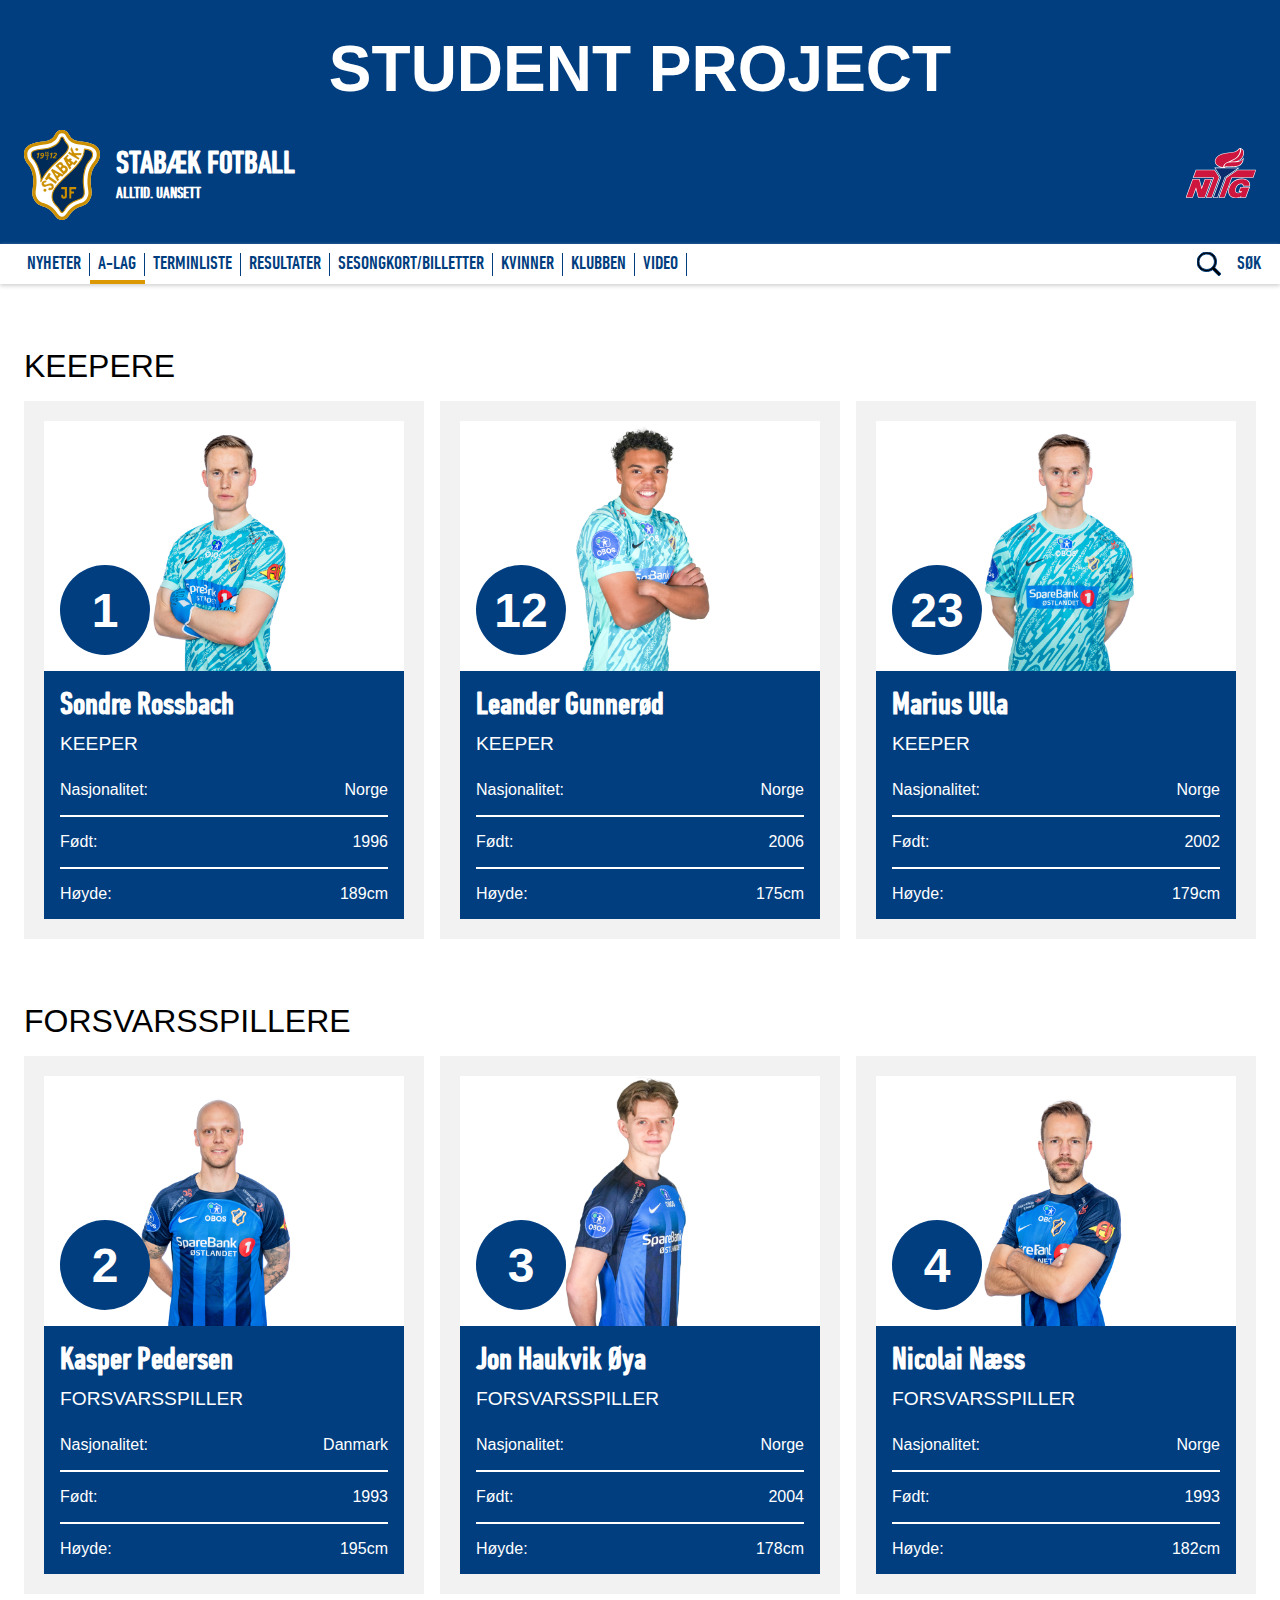
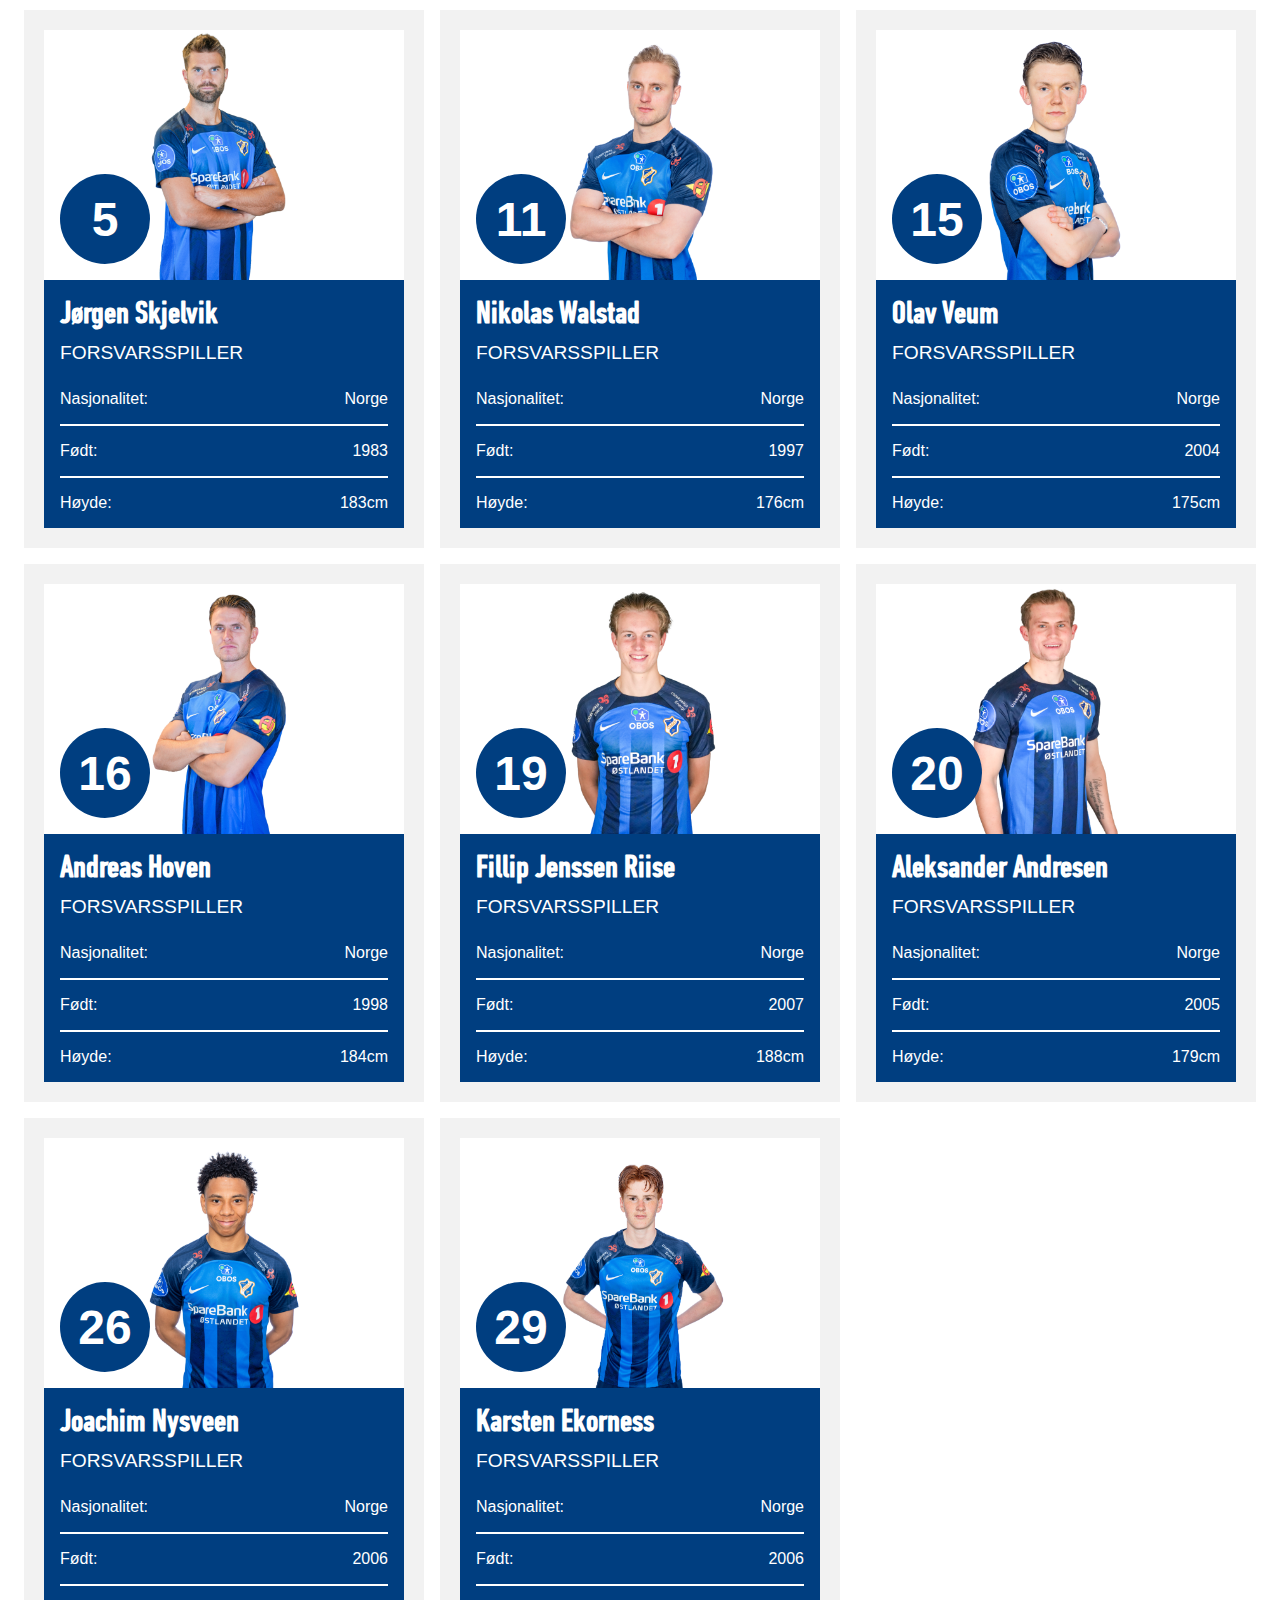
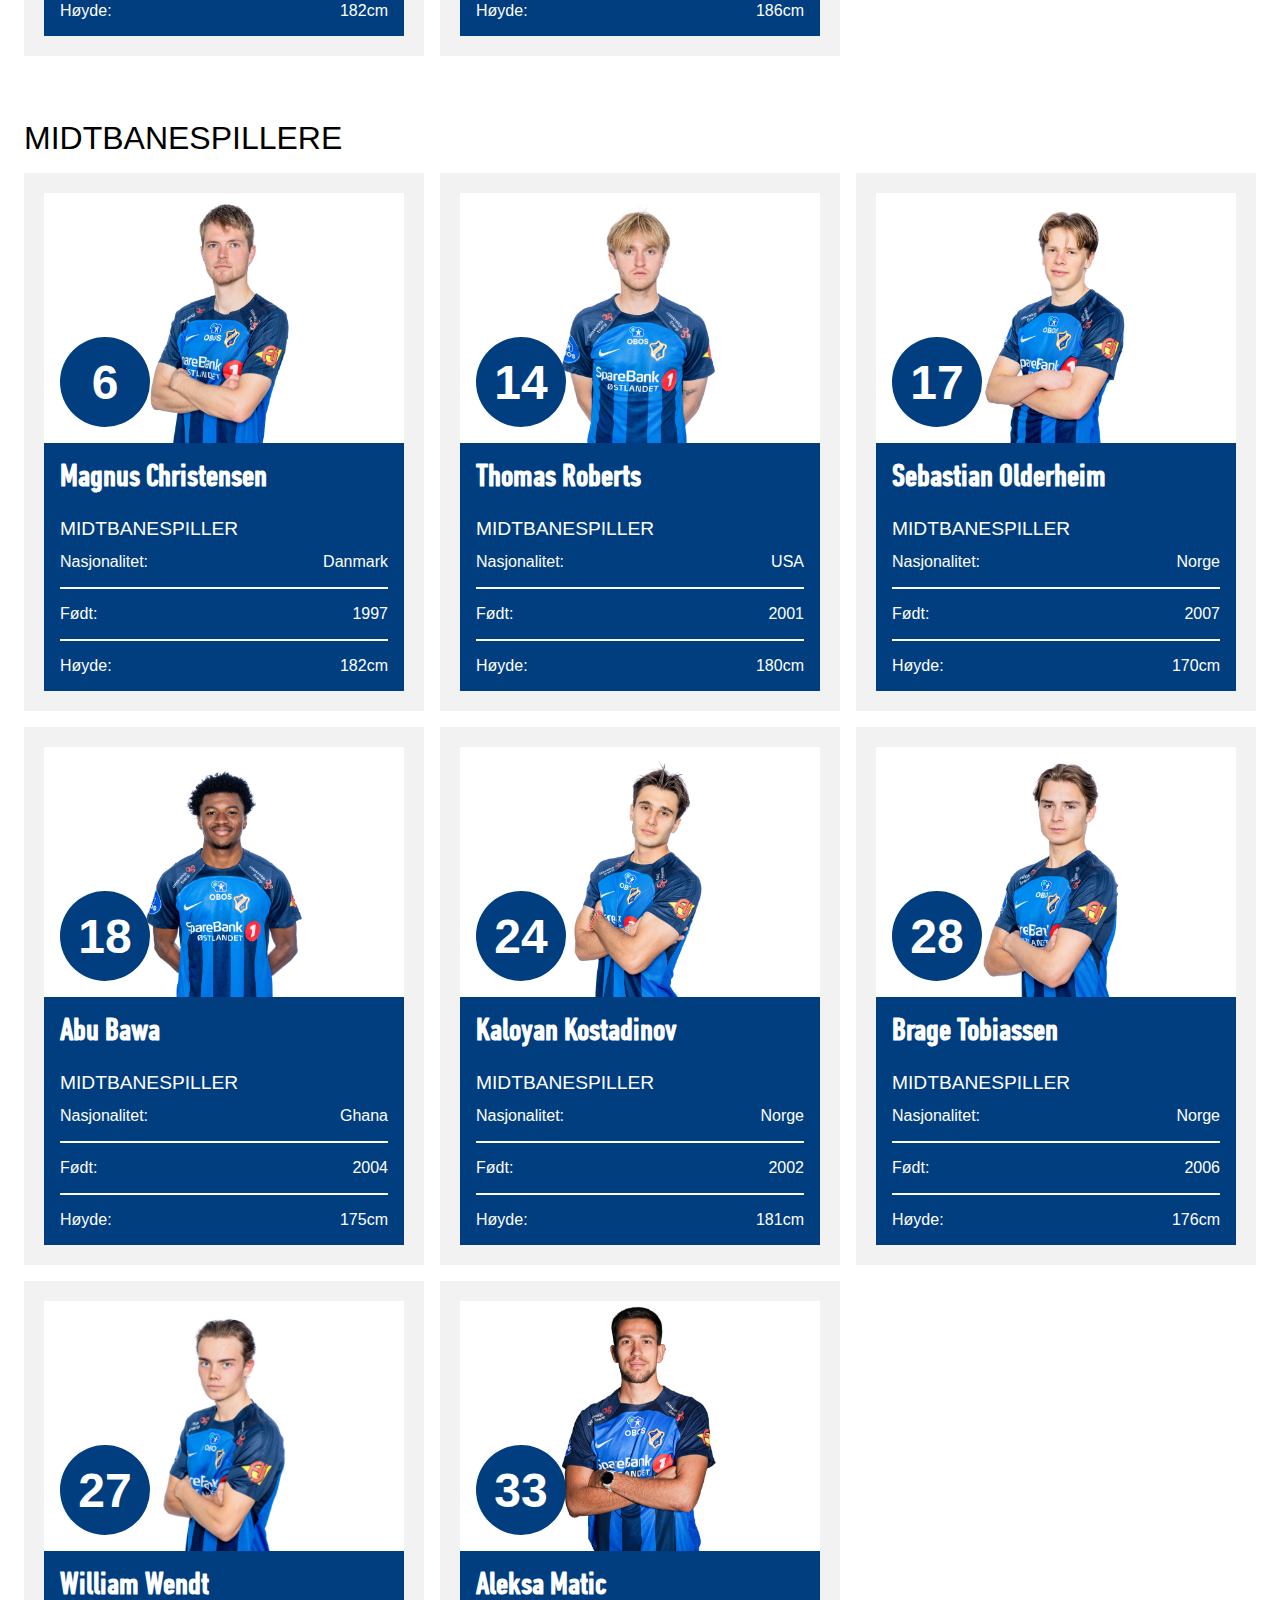
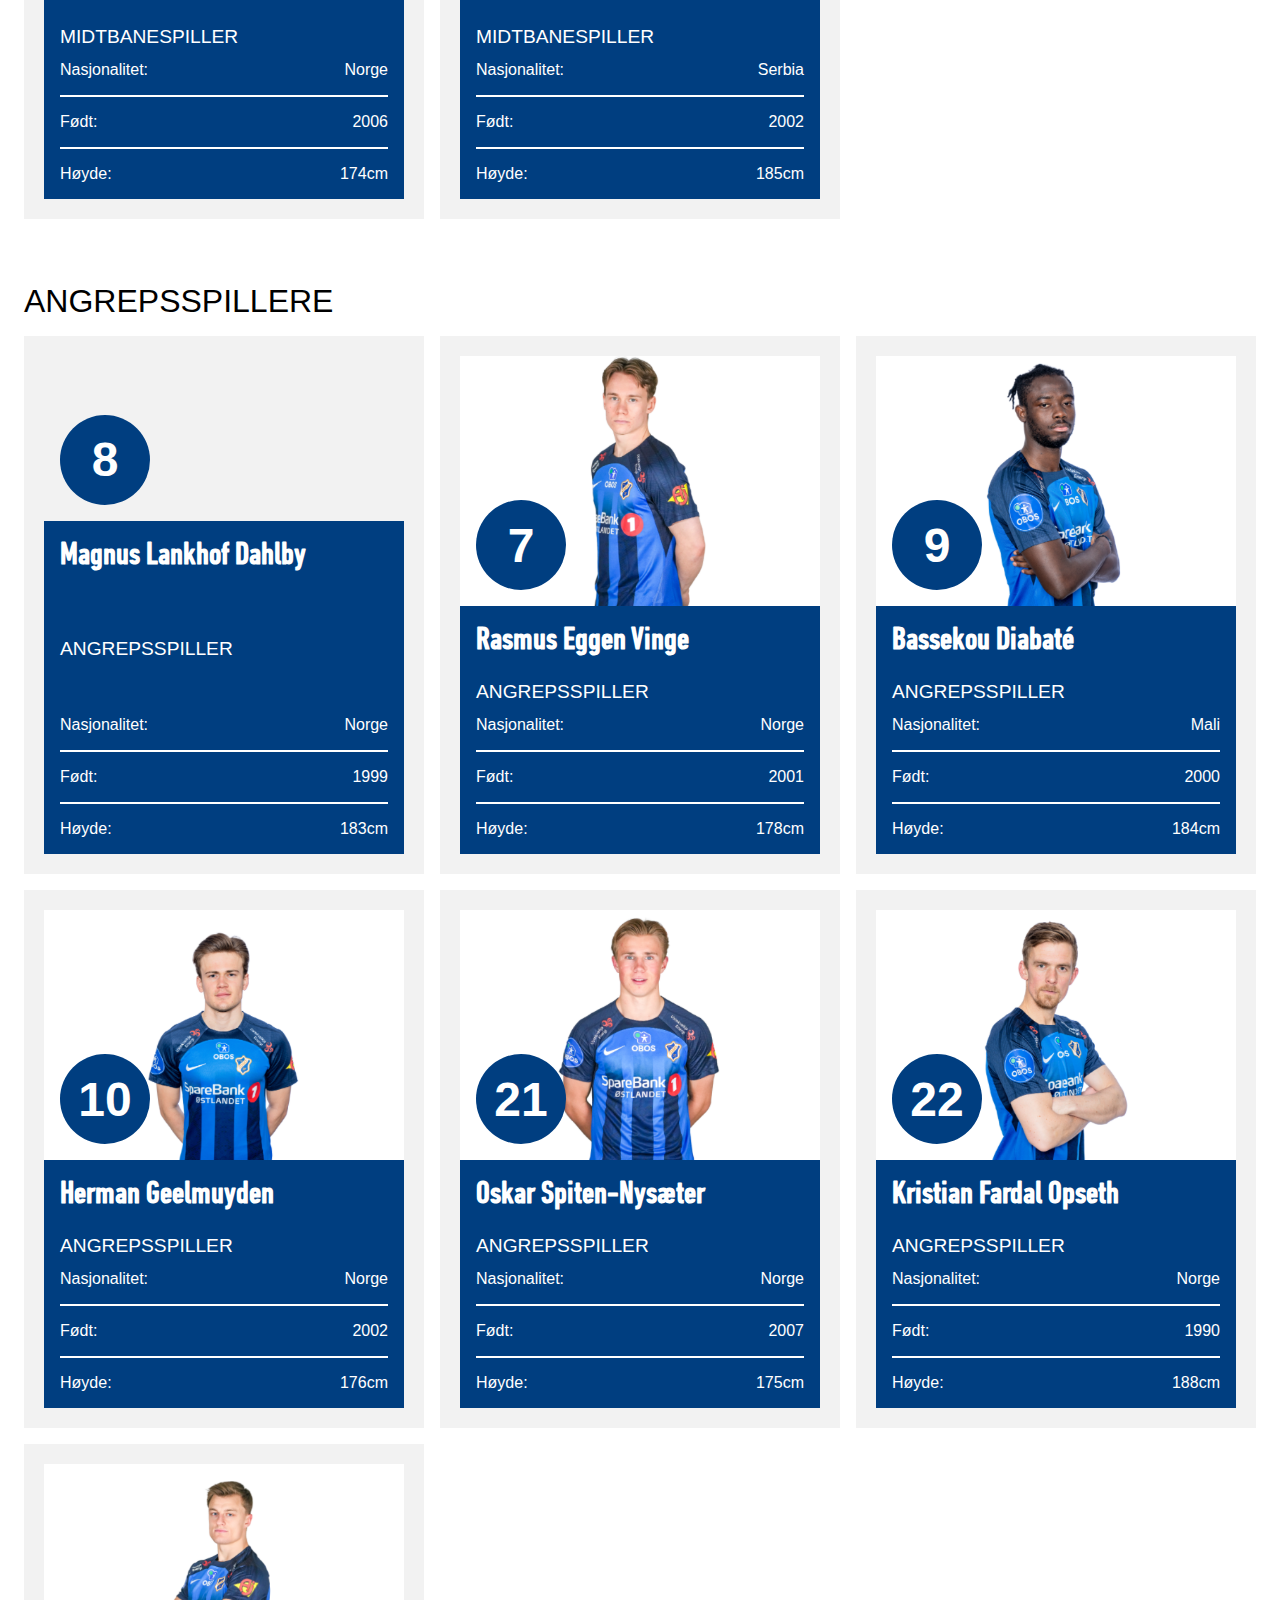
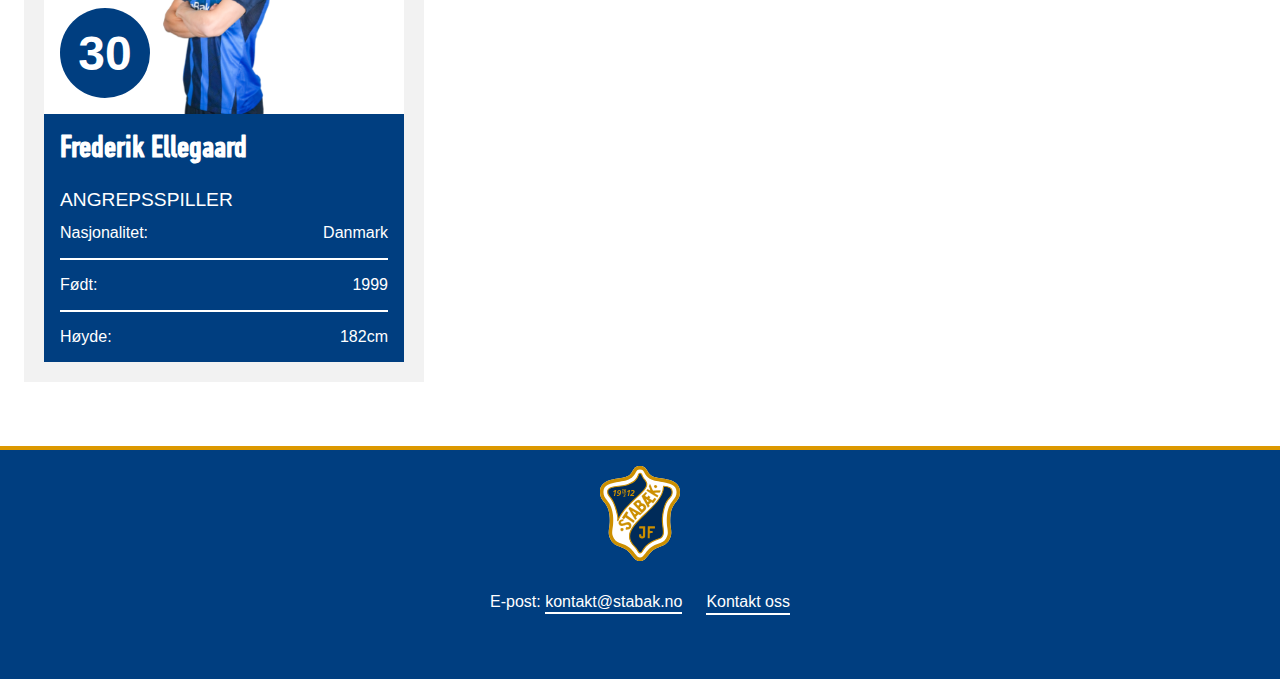
<file: src/index.html>
<!DOCTYPE html>
<html lang="en">

<head>
    <meta charset="UTF-8">
    <meta name="viewport" content="width=device-width, initial-scale=1.0">
    <title>Stabæk - Alltid, uansett</title>
    <link rel="stylesheet" href="./css/reset.css">
    <link rel="stylesheet" href="./css/variables.css">
    <link rel="stylesheet" href="./css/styles.css">
    <link rel="apple-touch-icon" sizes="180x180" href="./assets/icons/favicon/apple-touch-icon.png">
    <link rel="icon" type="image/png" sizes="32x32" href="./assets/icons/favicon/favicon-32x32.png">
    <link rel="icon" type="image/png" sizes="16x16" href="./assets/icons/favicon/favicon-16x16.png">
    <link rel="manifest" href="./assets/icons/favicon/site.webmanifest">
</head>

<body>
    <h1 class="student">STUDENT PROJECT</h1>

    <header class="header">
        <div class="banner">
            <div class="banner__logo-container">
                <img class="banner__logo" src="./assets/images/logo/Stabaek_IF_logo.svg" alt="stabæk logo">
                <div class="banner__logo-text-container">
                    <h1 class="banner__title">Stabæk Fotball</h1>
                    <h2 class="banner__slogan">Alltid. Uansett</h2>
                </div>
            </div>
            <div class="banner__ntg-container">
                <img class="banner__ntg-logo" src="./assets/images/logo/NTG.svg" alt="ntg logo">
            </div>
        </div>
        <nav class="navbar">
            <div class="navbar__container">
                <div class="navbar__links-container">
                    <ul class="navbar__links-list">
                        <li><a class="navbar__link" href="#"><span>Nyheter</span></a></li>
                        <li><a class="navbar__link navbar__link--active" href="#"><span>A-Lag</span></a></li>
                        <li><a class="navbar__link" href="#"><span>Terminliste</span></a></li>
                        <li><a class="navbar__link" href="#"><span>Resultater</span></a></li>
                        <li><a class="navbar__link" href="#"><span>Sesongkort/billetter</span></a></li>
                        <li><a class="navbar__link" href="#"><span>Kvinner</span></a></li>
                        <li><a class="navbar__link" href="#"><span>Klubben</span></a></li>
                        <li><a class="navbar__link" href="#"><span>Video</span></a></li>
                    </ul>
                </div>
                <button class="navbar__hamburger">
                    <img src="./assets/icons/generic/hamburger.svg" alt="menu">
                    <p>Menu</p>
                </button>
                <button class="navbar__search-container">
                    <img class="navbar__search-icon" src="./assets/icons/generic/search.svg" alt="search">
                    <p class="navbar__search-text">SØK</p>
                </button>
            </div>
        </nav>
    </header>

    <main>
        <!-- KEEPERE -->
        <section class="section">
            <h2 class="section-title">Keepere</h2>
            <ul class="cards">
                <!-- Sondre Rossbach -->
                <li class="card">
                    <div class="card__image-container">
                        <div class="card__player-nr">1</div>
                        <img class="card__image" src="./assets/images/players/sondre_rossbach.png" alt="keeper">
                    </div>
                    <div class="card__details">
                        <div>
                            <h3 class="card__name">Sondre Rossbach</h3>
                            <h4 class="card__position">Keeper</h4>
                        </div>
                        <div class="card__info-container">
                            <div class="nasjonalitet-container">
                                <p>Nasjonalitet:</p>
                                <p>Norge</p>
                            </div>
                            <div class="card__fodt-container">
                                <p>Født:</p>
                                <p>1996</p>
                            </div>
                            <div class="card__hoyde-container">
                                <p>Høyde:</p>
                                <p>189cm</p>
                            </div>
                        </div>
                    </div>
                </li>
                <!-- Leander Gunnerød -->
                <li class="card">
                    <div class="card__image-container">
                        <div class="card__player-nr">12</div>
                        <img class="card__image" src="./assets/images/players/leander_gunnerod.png" alt="keeper">
                    </div>
                    <div class="card__details">
                        <div>
                            <h3 class="card__name">Leander Gunnerød</h3>
                            <h4 class="card__position">Keeper</h4>
                        </div>
                        <div class="card__info-container">
                            <div class="nasjonalitet-container">
                                <p>Nasjonalitet:</p>
                                <p>Norge</p>
                            </div>
                            <div class="card__fodt-container">
                                <p>Født:</p>
                                <p>2006</p>
                            </div>
                            <div class="card__hoyde-container">
                                <p>Høyde:</p>
                                <p>175cm</p>
                            </div>
                        </div>
                    </div>
                </li>
                <!-- Marius Ulla -->
                <li class="card">
                    <div class="card__image-container">
                        <div class="card__player-nr">23</div>
                        <img class="card__image" src="./assets/images/players/marius_ulla.png" alt="keeper">
                    </div>
                    <div class="card__details">
                        <div>
                            <h3 class="card__name">Marius Ulla</h3>
                            <h4 class="card__position">Keeper</h4>
                        </div>
                        <div class="card__info-container">
                            <div class="nasjonalitet-container">
                                <p>Nasjonalitet:</p>
                                <p>Norge</p>
                            </div>
                            <div class="card__fodt-container">
                                <p>Født:</p>
                                <p>2002</p>
                            </div>
                            <div class="card__hoyde-container">
                                <p>Høyde:</p>
                                <p>179cm</p>
                            </div>
                        </div>
                    </div>
                </li>
            </ul>
        </section>

        <!-- FORSVARSSPILLERE -->
        <section class="section">
            <h2 class="section-title">Forsvarsspillere</h2>
            <ul class="cards">
                <!-- Kasper Pedersen -->
                <li class="card">
                    <div class="card__image-container">
                        <div class="card__player-nr">2</div>
                        <img class="card__image" src="./assets/images/players/kasper_pedersen.png" alt="keeper">
                    </div>
                    <div class="card__details">
                        <div>
                            <h3 class="card__name">Kasper Pedersen</h3>
                            <h4 class="card__position">Forsvarsspiller</h4>
                        </div>
                        <div class="card__info-container">
                            <div class="nasjonalitet-container">
                                <p>Nasjonalitet:</p>
                                <p>Danmark</p>
                            </div>
                            <div class="card__fodt-container">
                                <p>Født:</p>
                                <p>1993</p>
                            </div>
                            <div class="card__hoyde-container">
                                <p>Høyde:</p>
                                <p>195cm</p>
                            </div>
                        </div>
                    </div>
                </li>
                <!-- Jon Haukvik Øya -->
                <li class="card">
                    <div class="card__image-container">
                        <div class="card__player-nr">3</div>
                        <img class="card__image" src="./assets/images/players/jon_haukvik_oya.png" alt="keeper">
                    </div>
                    <div class="card__details">
                        <div>
                            <h3 class="card__name">Jon Haukvik Øya</h3>
                            <h4 class="card__position">Forsvarsspiller</h4>
                        </div>
                        <div class="card__info-container">
                            <div class="nasjonalitet-container">
                                <p>Nasjonalitet:</p>
                                <p>Norge</p>
                            </div>
                            <div class="card__fodt-container">
                                <p>Født:</p>
                                <p>2004</p>
                            </div>
                            <div class="card__hoyde-container">
                                <p>Høyde:</p>
                                <p>178cm</p>
                            </div>
                        </div>
                    </div>
                </li>
                <!-- Nicolai Næss -->
                <li class="card">
                    <div class="card__image-container">
                        <div class="card__player-nr">4</div>
                        <img class="card__image" src="./assets/images/players/nicolai_ness.png" alt="keeper">
                    </div>
                    <div class="card__details">
                        <div>
                            <h3 class="card__name">Nicolai Næss</h3>
                            <h4 class="card__position">Forsvarsspiller</h4>
                        </div>
                        <div class="card__info-container">
                            <div class="nasjonalitet-container">
                                <p>Nasjonalitet:</p>
                                <p>Norge</p>
                            </div>
                            <div class="card__fodt-container">
                                <p>Født:</p>
                                <p>1993</p>
                            </div>
                            <div class="card__hoyde-container">
                                <p>Høyde:</p>
                                <p>182cm</p>
                            </div>
                        </div>
                    </div>
                </li>
                <!-- Jørgen Skjelvik -->
                <li class="card">
                    <div class="card__image-container">
                        <div class="card__player-nr">5</div>
                        <img class="card__image" src="./assets/images/players/jorgen_skjelvik.png" alt="keeper">
                    </div>
                    <div class="card__details">
                        <div>
                            <h3 class="card__name">Jørgen Skjelvik</h3>
                            <h4 class="card__position">Forsvarsspiller</h4>
                        </div>
                        <div class="card__info-container">
                            <div class="nasjonalitet-container">
                                <p>Nasjonalitet:</p>
                                <p>Norge</p>
                            </div>
                            <div class="card__fodt-container">
                                <p>Født:</p>
                                <p>1983</p>
                            </div>
                            <div class="card__hoyde-container">
                                <p>Høyde:</p>
                                <p>183cm</p>
                            </div>
                        </div>
                    </div>
                </li>
                <!-- Nikolas Walstad -->
                <li class="card">
                    <div class="card__image-container">
                        <div class="card__player-nr">11</div>
                        <img class="card__image" src="./assets/images/players/nikolas_walstad.png" alt="keeper">
                    </div>
                    <div class="card__details">
                        <div>
                            <h3 class="card__name">Nikolas Walstad</h3>
                            <h4 class="card__position">Forsvarsspiller</h4>
                        </div>
                        <div class="card__info-container">
                            <div class="nasjonalitet-container">
                                <p>Nasjonalitet:</p>
                                <p>Norge</p>
                            </div>
                            <div class="card__fodt-container">
                                <p>Født:</p>
                                <p>1997</p>
                            </div>
                            <div class="card__hoyde-container">
                                <p>Høyde:</p>
                                <p>176cm</p>
                            </div>
                        </div>
                    </div>
                </li>
                <!-- Olav Veum -->
                <li class="card">
                    <div class="card__image-container">
                        <div class="card__player-nr">15</div>
                        <img class="card__image" src="./assets/images/players/olav_veum.png" alt="keeper">
                    </div>
                    <div class="card__details">
                        <div>
                            <h3 class="card__name">Olav Veum</h3>
                            <h4 class="card__position">Forsvarsspiller</h4>
                        </div>
                        <div class="card__info-container">
                            <div class="nasjonalitet-container">
                                <p>Nasjonalitet:</p>
                                <p>Norge</p>
                            </div>
                            <div class="card__fodt-container">
                                <p>Født:</p>
                                <p>2004</p>
                            </div>
                            <div class="card__hoyde-container">
                                <p>Høyde:</p>
                                <p>175cm</p>
                            </div>
                        </div>
                    </div>
                </li>
                <!-- Andreas Hoven -->
                <li class="card">
                    <div class="card__image-container">
                        <div class="card__player-nr">16</div>
                        <img class="card__image" src="./assets/images/players/andreas_hoven.png" alt="keeper">
                    </div>
                    <div class="card__details">
                        <div>
                            <h3 class="card__name">Andreas Hoven</h3>
                            <h4 class="card__position">Forsvarsspiller</h4>
                        </div>
                        <div class="card__info-container">
                            <div class="nasjonalitet-container">
                                <p>Nasjonalitet:</p>
                                <p>Norge</p>
                            </div>
                            <div class="card__fodt-container">
                                <p>Født:</p>
                                <p>1998</p>
                            </div>
                            <div class="card__hoyde-container">
                                <p>Høyde:</p>
                                <p>184cm</p>
                            </div>
                        </div>
                    </div>
                </li>
                <!-- Fillip Jenssen Riise -->
                <li class="card">
                    <div class="card__image-container">
                        <div class="card__player-nr">19</div>
                        <img class="card__image" src="./assets/images/players/flip_jenssen_riise.png" alt="keeper">
                    </div>
                    <div class="card__details">
                        <div>
                            <h3 class="card__name">Fillip Jenssen Riise</h3>
                            <h4 class="card__position">Forsvarsspiller</h4>
                        </div>
                        <div class="card__info-container">
                            <div class="nasjonalitet-container">
                                <p>Nasjonalitet:</p>
                                <p>Norge</p>
                            </div>
                            <div class="card__fodt-container">
                                <p>Født:</p>
                                <p>2007</p>
                            </div>
                            <div class="card__hoyde-container">
                                <p>Høyde:</p>
                                <p>188cm</p>
                            </div>
                        </div>
                    </div>
                </li>
                <!-- Aleksander Andresen -->
                <li class="card">
                    <div class="card__image-container">
                        <div class="card__player-nr">20</div>
                        <img class="card__image" src="./assets/images/players/aleksander_andresen.png" alt="keeper">
                    </div>
                    <div class="card__details">
                        <div>
                            <h3 class="card__name">Aleksander Andresen</h3>
                            <h4 class="card__position">Forsvarsspiller</h4>
                        </div>
                        <div class="card__info-container">
                            <div class="nasjonalitet-container">
                                <p>Nasjonalitet:</p>
                                <p>Norge</p>
                            </div>
                            <div class="card__fodt-container">
                                <p>Født:</p>
                                <p>2005</p>
                            </div>
                            <div class="card__hoyde-container">
                                <p>Høyde:</p>
                                <p>179cm</p>
                            </div>
                        </div>
                    </div>
                </li>
                <!-- Joachim Nysveen -->
                <li class="card">
                    <div class="card__image-container">
                        <div class="card__player-nr">26</div>
                        <img class="card__image" src="./assets/images/players/joachim_nysveen.png" alt="keeper">
                    </div>
                    <div class="card__details">
                        <div>
                            <h3 class="card__name">Joachim Nysveen</h3>
                            <h4 class="card__position">Forsvarsspiller</h4>
                        </div>
                        <div class="card__info-container">
                            <div class="nasjonalitet-container">
                                <p>Nasjonalitet:</p>
                                <p>Norge</p>
                            </div>
                            <div class="card__fodt-container">
                                <p>Født:</p>
                                <p>2006</p>
                            </div>
                            <div class="card__hoyde-container">
                                <p>Høyde:</p>
                                <p>182cm</p>
                            </div>
                        </div>
                    </div>
                </li>
                <!-- Karsten Ekorness -->
                <li class="card">
                    <div class="card__image-container">
                        <div class="card__player-nr">29</div>
                        <img class="card__image" src="./assets/images/players/karsten_ekorness.png" alt="keeper">
                    </div>
                    <div class="card__details">
                        <div>
                            <h3 class="card__name">Karsten Ekorness</h3>
                            <h4 class="card__position">Forsvarsspiller</h4>
                        </div>
                        <div class="card__info-container">
                            <div class="nasjonalitet-container">
                                <p>Nasjonalitet:</p>
                                <p>Norge</p>
                            </div>
                            <div class="card__fodt-container">
                                <p>Født:</p>
                                <p>2006</p>
                            </div>
                            <div class="card__hoyde-container">
                                <p>Høyde:</p>
                                <p>186cm</p>
                            </div>
                        </div>
                    </div>
                </li>
        </section>

        <!-- MIDTBANESPILLERE -->
        <section class="section">
            <h2 class="section-title">Midtbanespillere</h2>
            <ul class="cards">
                <!-- Magnus Christensen -->
                <li class="card">
                    <div class="card__image-container">
                        <div class="card__player-nr">6</div>
                        <img class="card__image" src="./assets/images/players/magnus_christensen.png"
                            alt="midtbanespiller">
                    </div>
                    <div class="card__details">
                        <h3 class="card__name">Magnus Christensen</h3>
                        <h4 class="card__position">Midtbanespiller</h4>
                        <div class="card__info-container">
                            <div class="nasjonalitet-container">
                                <p>Nasjonalitet:</p>
                                <p>Danmark</p>
                            </div>
                            <div class="card__fodt-container">
                                <p>Født:</p>
                                <p>1997</p>
                            </div>
                            <div class="card__hoyde-container">
                                <p>Høyde:</p>
                                <p>182cm</p>
                            </div>
                        </div>
                    </div>
                </li>
                <!-- Thomas Roberts -->
                <li class="card">
                    <div class="card__image-container">
                        <div class="card__player-nr">14</div>
                        <img class="card__image" src="./assets/images/players/thomas_roberts.png" alt="midtbanespiller">
                    </div>
                    <div class="card__details">
                        <h3 class="card__name">Thomas Roberts</h3>
                        <h4 class="card__position">Midtbanespiller</h4>
                        <div class="card__info-container">
                            <div class="nasjonalitet-container">
                                <p>Nasjonalitet:</p>
                                <p>USA</p>
                            </div>
                            <div class="card__fodt-container">
                                <p>Født:</p>
                                <p>2001</p>
                            </div>
                            <div class="card__hoyde-container">
                                <p>Høyde:</p>
                                <p>180cm</p>
                            </div>
                        </div>
                    </div>
                </li>
                <!-- Sebastian Olderheim -->
                <li class="card">
                    <div class="card__image-container">
                        <div class="card__player-nr">17</div>
                        <img class="card__image" src="./assets/images/players/sebastian_olderheim.png"
                            alt="midtbanespiller">
                    </div>
                    <div class="card__details">
                        <h3 class="card__name">Sebastian Olderheim</h3>
                        <h4 class="card__position">Midtbanespiller</h4>
                        <div class="card__info-container">
                            <div class="nasjonalitet-container">
                                <p>Nasjonalitet:</p>
                                <p>Norge</p>
                            </div>
                            <div class="card__fodt-container">
                                <p>Født:</p>
                                <p>2007</p>
                            </div>
                            <div class="card__hoyde-container">
                                <p>Høyde:</p>
                                <p>170cm</p>
                            </div>
                        </div>
                    </div>
                </li>
                <!-- Abu Bawa -->
                <li class="card">
                    <div class="card__image-container">
                        <div class="card__player-nr">18</div>
                        <img class="card__image" src="./assets/images/players/abu_bawa.png" alt="midtbanespiller">
                    </div>
                    <div class="card__details">
                        <h3 class="card__name">Abu Bawa</h3>
                        <h4 class="card__position">Midtbanespiller</h4>
                        <div class="card__info-container">
                            <div class="nasjonalitet-container">
                                <p>Nasjonalitet:</p>
                                <p>Ghana</p>
                            </div>
                            <div class="card__fodt-container">
                                <p>Født:</p>
                                <p>2004</p>
                            </div>
                            <div class="card__hoyde-container">
                                <p>Høyde:</p>
                                <p>175cm</p>
                            </div>
                        </div>
                    </div>
                </li>
                <!-- Kaloyan Kostadinov -->
                <li class="card">
                    <div class="card__image-container">
                        <div class="card__player-nr">24</div>
                        <img class="card__image" src="./assets/images/players/kaloyan_kostadinov.png"
                            alt="midtbanespiller">
                    </div>
                    <div class="card__details">
                        <h3 class="card__name">Kaloyan Kostadinov</h3>
                        <h4 class="card__position">Midtbanespiller</h4>
                        <div class="card__info-container">
                            <div class="nasjonalitet-container">
                                <p>Nasjonalitet:</p>
                                <p>Norge</p>
                            </div>
                            <div class="card__fodt-container">
                                <p>Født:</p>
                                <p>2002</p>
                            </div>
                            <div class="card__hoyde-container">
                                <p>Høyde:</p>
                                <p>181cm</p>
                            </div>
                        </div>
                    </div>
                </li>
                <!-- Brage Tobiassen -->
                <li class="card">
                    <div class="card__image-container">
                        <div class="card__player-nr">28</div>
                        <img class="card__image" src="./assets/images/players/brage_tobiassen.png"
                            alt="midtbanespiller">
                    </div>
                    <div class="card__details">
                        <h3 class="card__name">Brage Tobiassen</h3>
                        <h4 class="card__position">Midtbanespiller</h4>
                        <div class="card__info-container">
                            <div class="nasjonalitet-container">
                                <p>Nasjonalitet:</p>
                                <p>Norge</p>
                            </div>
                            <div class="card__fodt-container">
                                <p>Født:</p>
                                <p>2006</p>
                            </div>
                            <div class="card__hoyde-container">
                                <p>Høyde:</p>
                                <p>176cm</p>
                            </div>
                        </div>
                    </div>
                </li>
                <!-- William Wendt -->
                <li class="card">
                    <div class="card__image-container">
                        <div class="card__player-nr">27</div>
                        <img class="card__image" src="./assets/images/players/william_wendt.png" alt="midtbanespiller">
                    </div>
                    <div class="card__details">
                        <h3 class="card__name">William Wendt</h3>
                        <h4 class="card__position">Midtbanespiller</h4>
                        <div class="card__info-container">
                            <div class="nasjonalitet-container">
                                <p>Nasjonalitet:</p>
                                <p>Norge</p>
                            </div>
                            <div class="card__fodt-container">
                                <p>Født:</p>
                                <p>2006</p>
                            </div>
                            <div class="card__hoyde-container">
                                <p>Høyde:</p>
                                <p>174cm</p>
                            </div>
                        </div>
                    </div>
                </li>
                <!-- Aleksa Matic -->
                <li class="card">
                    <div class="card__image-container">
                        <div class="card__player-nr">33</div>
                        <img class="card__image" src="./assets/images/players/aleksa_matic.png" alt="midtbanespiller">
                    </div>
                    <div class="card__details">
                        <h3 class="card__name">Aleksa Matic</h3>
                        <h4 class="card__position">Midtbanespiller</h4>
                        <div class="card__info-container">
                            <div class="nasjonalitet-container">
                                <p>Nasjonalitet:</p>
                                <p>Serbia</p>
                            </div>
                            <div class="card__fodt-container">
                                <p>Født:</p>
                                <p>2002</p>
                            </div>
                            <div class="card__hoyde-container">
                                <p>Høyde:</p>
                                <p>185cm</p>
                            </div>
                        </div>
                    </div>
                </li>
        </section>

        <!-- ANGREPSSPILLERE -->
        <section class="section">
            <h2 class="section-title">Angrepsspillere</h2>
            <ul class="cards">
                <!-- Magnus Lankhof Dahlby -->
                <li class="card">
                    <div class="card__image-container">
                        <div class="card__player-nr">8</div>
                        <!-- <img class="card__image" src="" alt="angrepsspiller"> -->
                    </div>
                    <div class="card__details">
                        <h3 class="card__name">Magnus Lankhof Dahlby</h3>
                        <h4 class="card__position">Angrepsspiller</h4>
                        <div class="card__info-container">
                            <div class="nasjonalitet-container">
                                <p>Nasjonalitet:</p>
                                <p>Norge</p>
                            </div>
                            <div class="card__fodt-container">
                                <p>Født:</p>
                                <p>1999</p>
                            </div>
                            <div class="card__hoyde-container">
                                <p>Høyde:</p>
                                <p>183cm</p>
                            </div>
                        </div>
                    </div>
                </li>
                <!-- Rasmus Eggen Vinge -->
                <li class="card">
                    <div class="card__image-container">
                        <div class="card__player-nr">7</div>
                        <img class="card__image" src="./assets/images/players/rasmus_eggen_vinge.png"
                            alt="angrepsspiller">
                    </div>
                    <div class="card__details">
                        <h3 class="card__name">Rasmus Eggen Vinge</h3>
                        <h4 class="card__position">Angrepsspiller</h4>
                        <div class="card__info-container">
                            <div class="nasjonalitet-container">
                                <p>Nasjonalitet:</p>
                                <p>Norge</p>
                            </div>
                            <div class="card__fodt-container">
                                <p>Født:</p>
                                <p>2001</p>
                            </div>
                            <div class="card__hoyde-container">
                                <p>Høyde:</p>
                                <p>178cm</p>
                            </div>
                        </div>
                    </div>
                </li>
                <!-- Bassekou Diabaté -->
                <li class="card">
                    <div class="card__image-container">
                        <div class="card__player-nr">9</div>
                        <img class="card__image" src="./assets/images/players/bassekou_diabate.png"
                            alt="angrepsspiller">
                    </div>
                    <div class="card__details">
                        <h3 class="card__name">Bassekou Diabaté</h3>
                        <h4 class="card__position">Angrepsspiller</h4>
                        <div class="card__info-container">
                            <div class="nasjonalitet-container">
                                <p>Nasjonalitet:</p>
                                <p>Mali</p>
                            </div>
                            <div class="card__fodt-container">
                                <p>Født:</p>
                                <p>2000</p>
                            </div>
                            <div class="card__hoyde-container">
                                <p>Høyde:</p>
                                <p>184cm</p>
                            </div>
                        </div>
                    </div>
                </li>
                <!-- Herman Geelmuyden -->
                <li class="card">
                    <div class="card__image-container">
                        <div class="card__player-nr">10</div>
                        <img class="card__image" src="./assets/images/players/herman_geelmuyden.png"
                            alt="angrepsspiller">
                    </div>
                    <div class="card__details">
                        <h3 class="card__name">Herman Geelmuyden</h3>
                        <h4 class="card__position">Angrepsspiller</h4>
                        <div class="card__info-container">
                            <div class="nasjonalitet-container">
                                <p>Nasjonalitet:</p>
                                <p>Norge</p>
                            </div>
                            <div class="card__fodt-container">
                                <p>Født:</p>
                                <p>2002</p>
                            </div>
                            <div class="card__hoyde-container">
                                <p>Høyde:</p>
                                <p>176cm</p>
                            </div>
                        </div>
                    </div>
                </li>
                <!-- Oskar Spiten-Nysæter -->
                <li class="card">
                    <div class="card__image-container">
                        <div class="card__player-nr">21</div>
                        <img class="card__image" src="./assets/images/players/oskar_spiten-nysater.png"
                            alt="angrepsspiller">
                    </div>
                    <div class="card__details">
                        <h3 class="card__name">Oskar Spiten-Nysæter</h3>
                        <h4 class="card__position">Angrepsspiller</h4>
                        <div class="card__info-container">
                            <div class="nasjonalitet-container">
                                <p>Nasjonalitet:</p>
                                <p>Norge</p>
                            </div>
                            <div class="card__fodt-container">
                                <p>Født:</p>
                                <p>2007</p>
                            </div>
                            <div class="card__hoyde-container">
                                <p>Høyde:</p>
                                <p>175cm</p>
                            </div>
                        </div>
                    </div>
                </li>
                <!-- Kristian Fardal Opseth -->
                <li class="card">
                    <div class="card__image-container">
                        <div class="card__player-nr">22</div>
                        <img class="card__image" src="./assets/images/players/kristian_fardal_opseth.png"
                            alt="angrepsspiller">
                    </div>
                    <div class="card__details">
                        <h3 class="card__name">Kristian Fardal Opseth</h3>
                        <h4 class="card__position">Angrepsspiller</h4>
                        <div class="card__info-container">
                            <div class="nasjonalitet-container">
                                <p>Nasjonalitet:</p>
                                <p>Norge</p>
                            </div>
                            <div class="card__fodt-container">
                                <p>Født:</p>
                                <p>1990</p>
                            </div>
                            <div class="card__hoyde-container">
                                <p>Høyde:</p>
                                <p>188cm</p>
                            </div>
                        </div>
                    </div>
                </li>
                <!-- Frederik Ellegaard -->
                <li class="card">
                    <div class="card__image-container">
                        <div class="card__player-nr">30</div>
                        <img class="card__image" src="./assets/images/players/frederik_ellegaard.png"
                            alt="angrepsspiller">
                    </div>
                    <div class="card__details">
                        <h3 class="card__name">Frederik Ellegaard</h3>
                        <h4 class="card__position">Angrepsspiller</h4>
                        <div class="card__info-container">
                            <div class="nasjonalitet-container">
                                <p>Nasjonalitet:</p>
                                <p>Danmark</p>
                            </div>
                            <div class="card__fodt-container">
                                <p>Født:</p>
                                <p>1999</p>
                            </div>
                            <div class="card__hoyde-container">
                                <p>Høyde:</p>
                                <p>182cm</p>
                            </div>
                        </div>
                    </div>
                </li>
        </section>
    </main>
    <footer class="footer">
        <img src="./assets/images/logo/Stabaek_IF_logo.svg" alt="Stabæk logo">
        <div>
            <p class="footer__email">E-post: <a href="#" class="footer__email-address">kontakt@stabak.no</a> </p>
            <a class="footer__contact-us" href="#">Kontakt oss</a>
        </div>
    </footer>
</body>

</html>
</file>
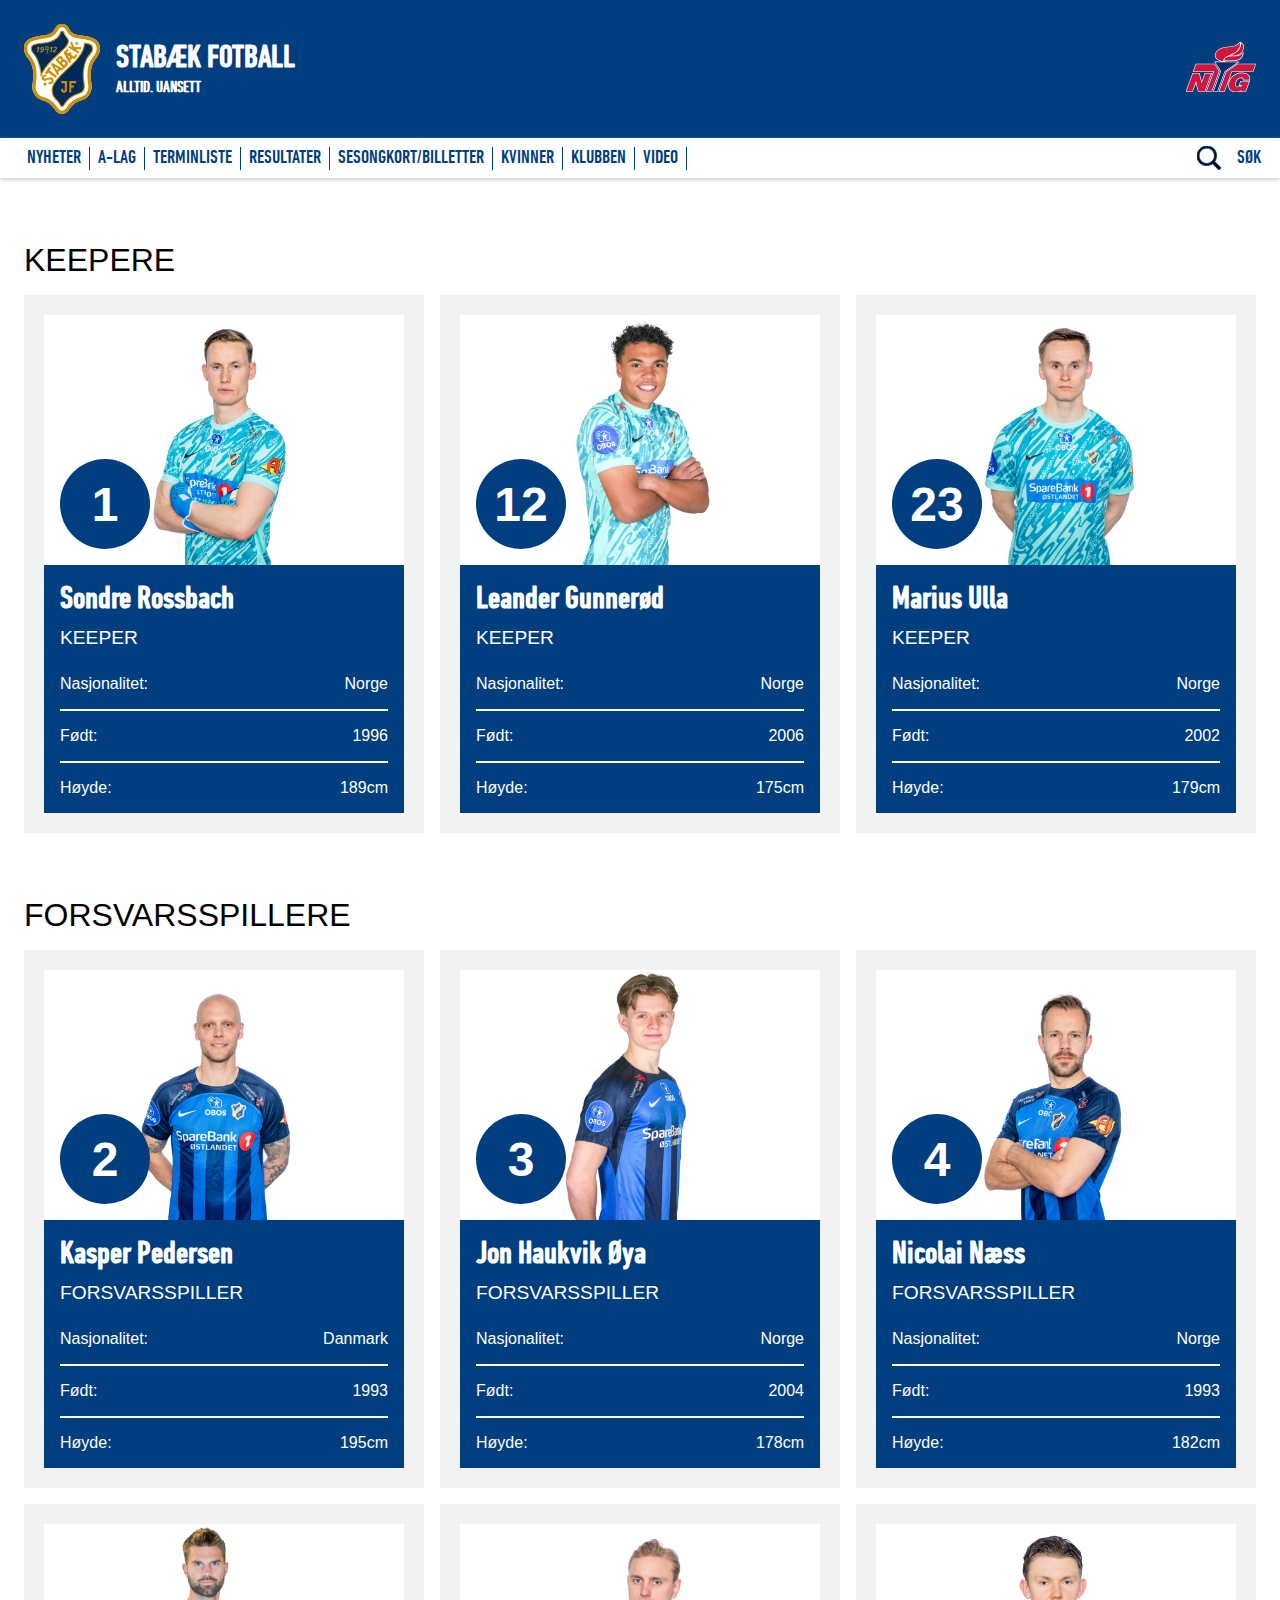
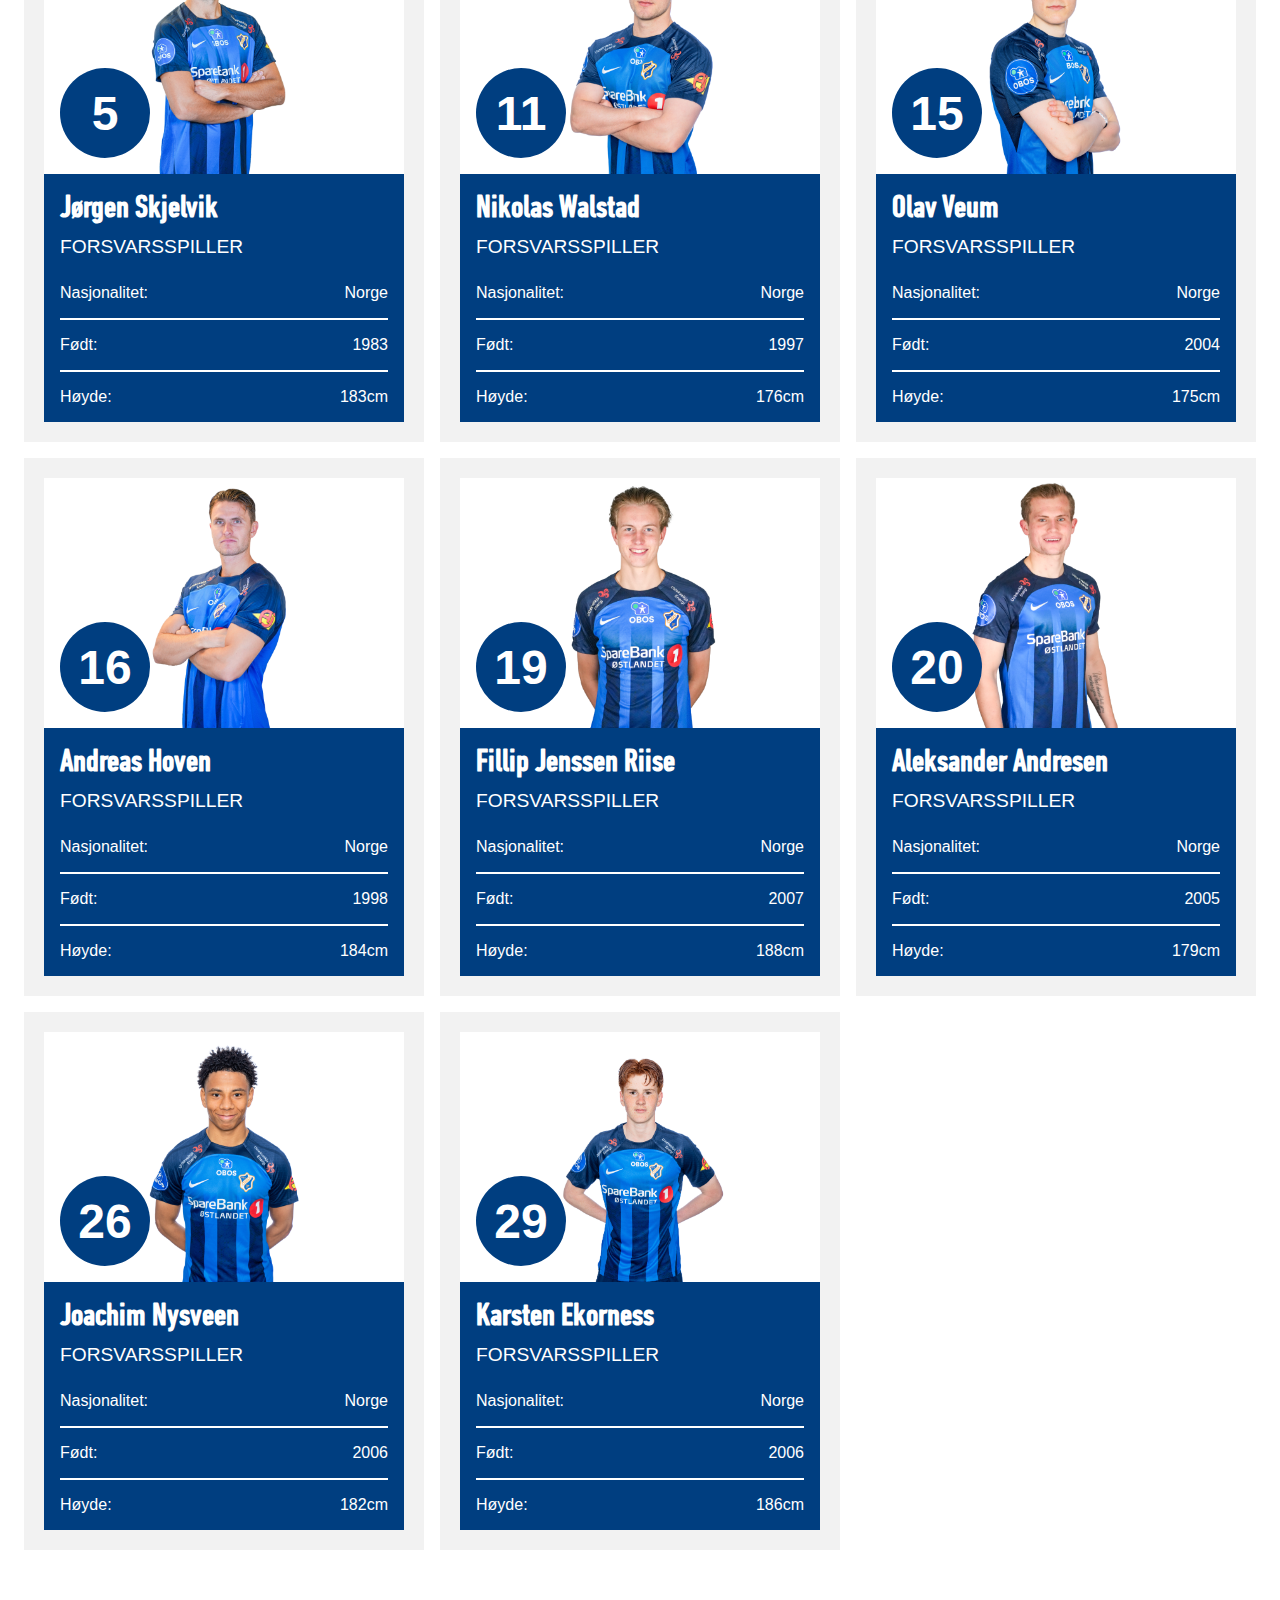
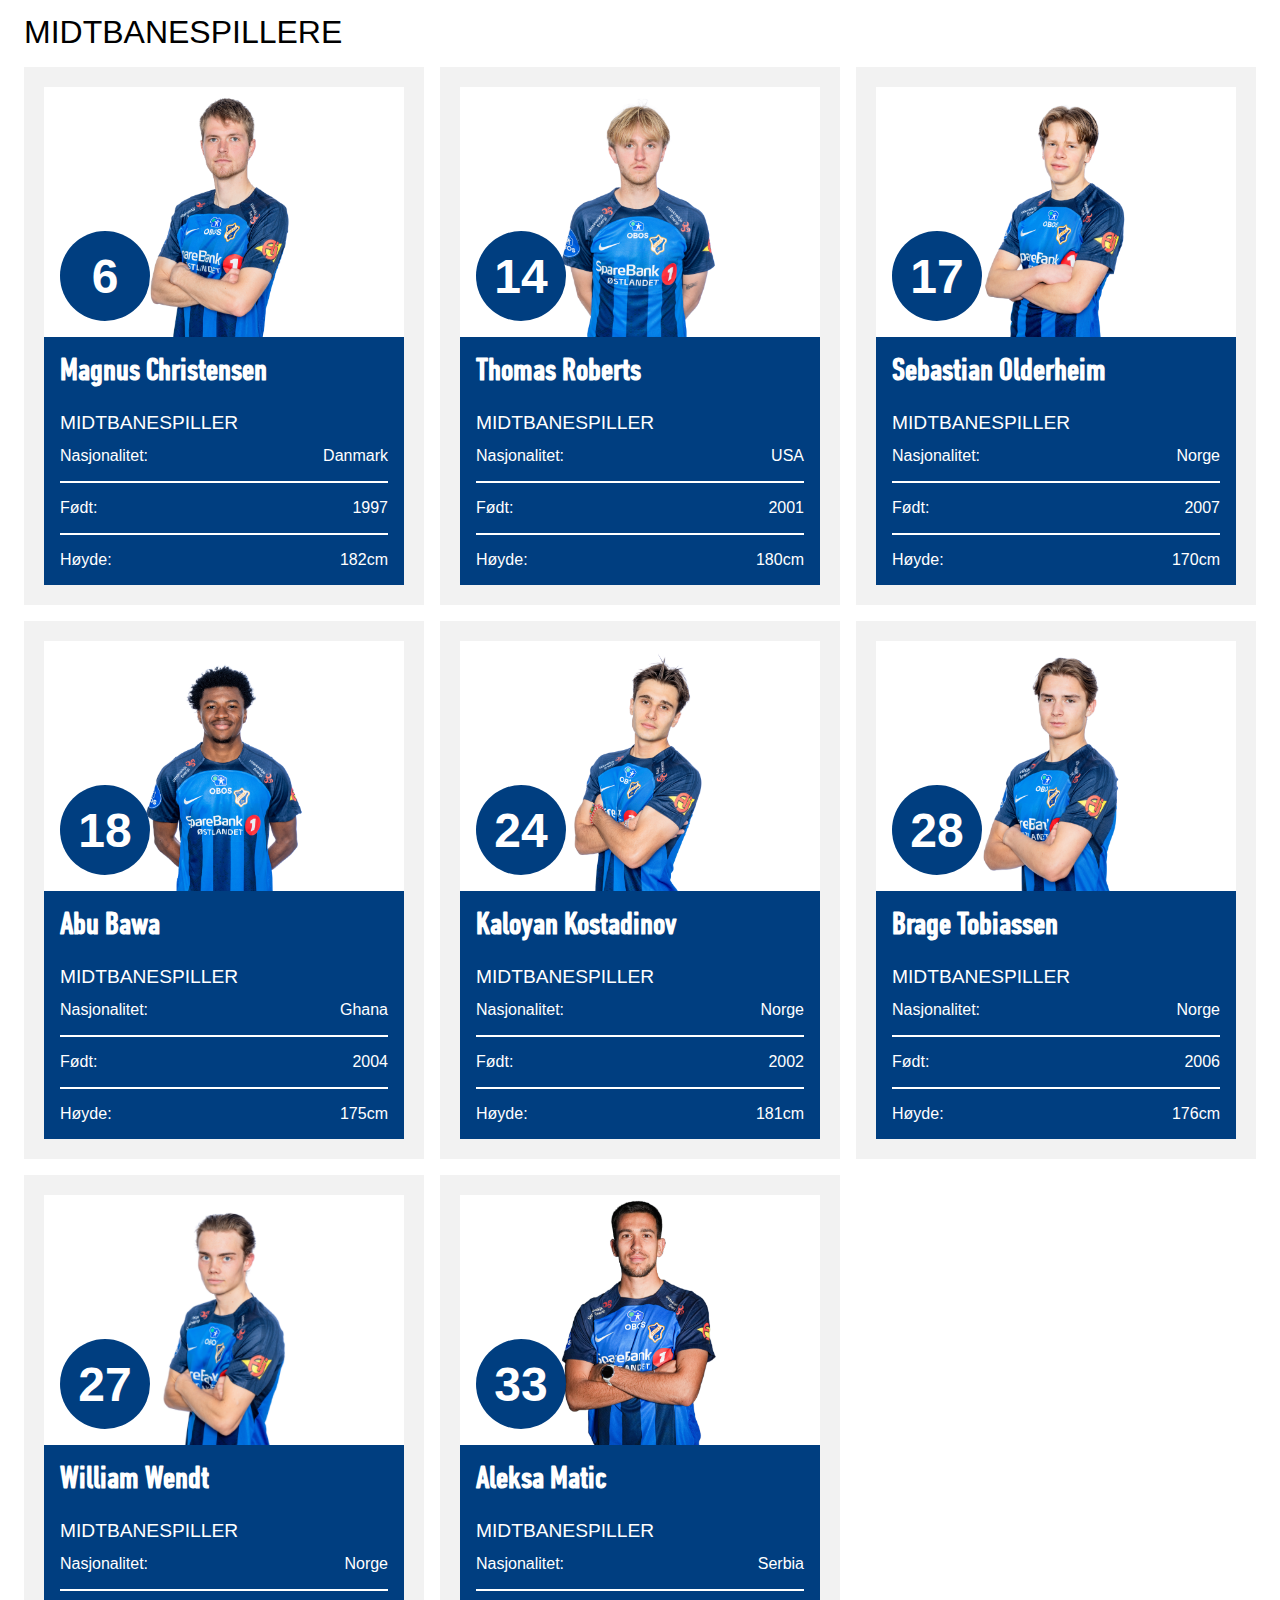
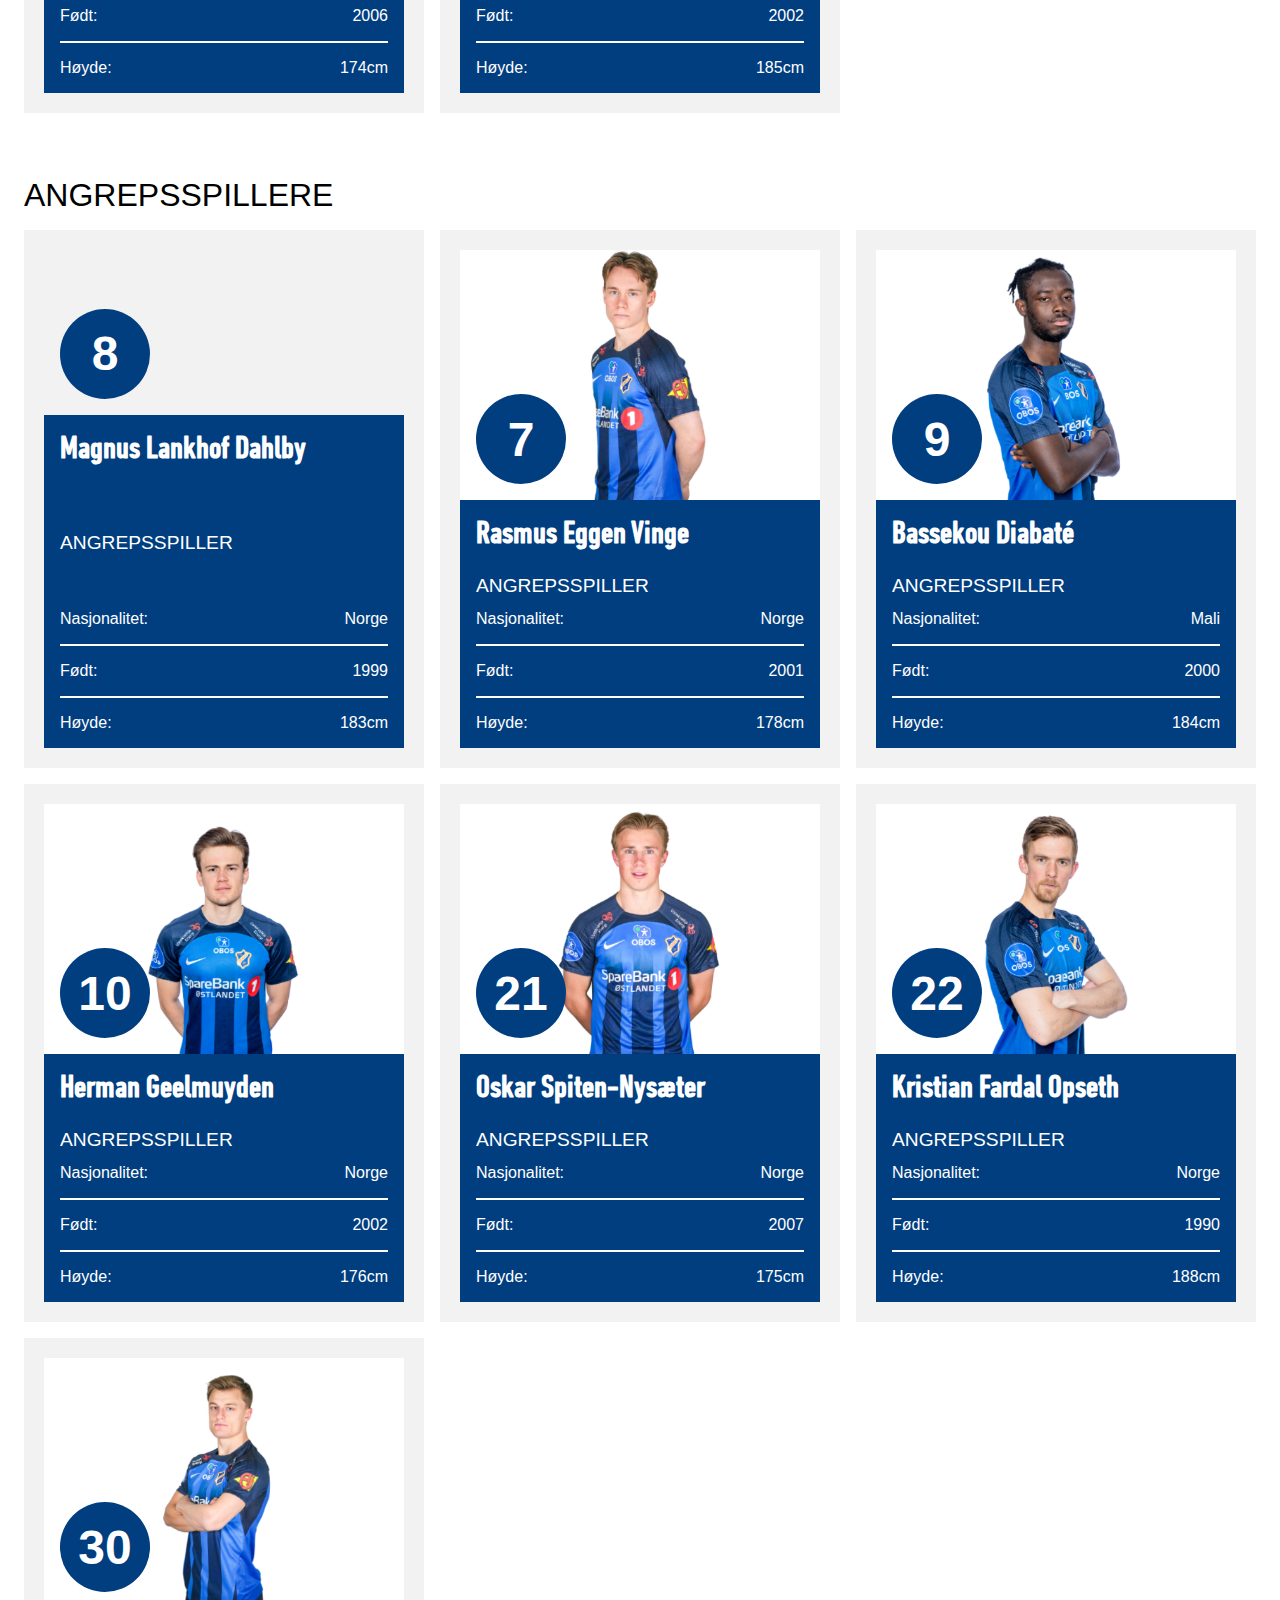
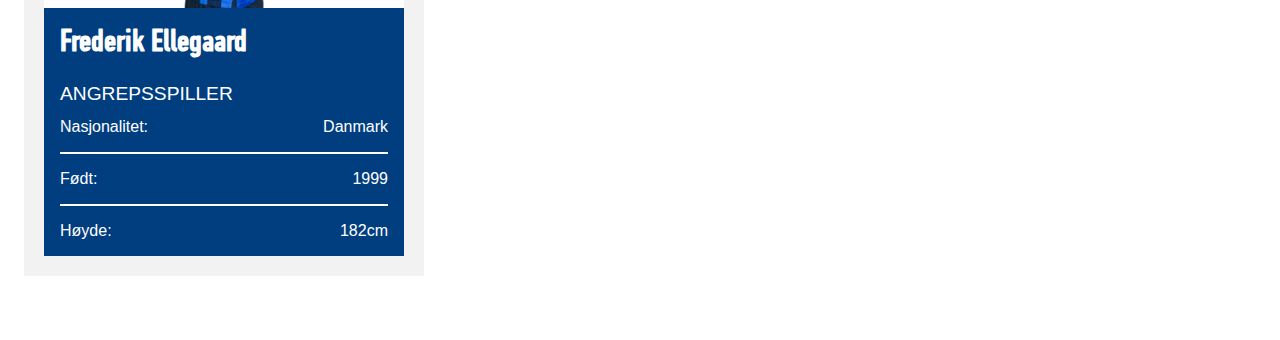
<file: src/a-lag.html>
<!DOCTYPE html>
<html lang="en">

<head>
    <meta charset="UTF-8">
    <meta name="viewport" content="width=device-width, initial-scale=1.0">
    <title>Stabæk - Alltid, uansett</title>
    <link rel="stylesheet" href="./css/reset.css">
    <link rel="stylesheet" href="./css/variables.css">
    <link rel="stylesheet" href="./css/styles.css">
</head>

<body>
    <header class="header">
        <div class="banner">
            <div class="banner__logo-container">
                <img class="banner__logo" src="./assets/images/logo/Stabaek_IF_logo.svg" alt="stabæk logo">
                <div class="banner__logo-text-container">
                    <h1 class="banner__title">Stabæk Fotball</h1>
                    <h2 class="banner__slogan">Alltid. Uansett</h2>
                </div>
            </div>
            <div class="banner__ntg-container">
                <img class="banner__ntg-logo" src="./assets/images/logo/NTG.svg" alt="ntg logo">
            </div>
        </div>
        <nav class="navbar">
            <div class="navbar__container">
                <div class="navbar__links-container">
                    <ul class="navbar__links-list">
                        <li><a class="navbar__link" href="#"><span>Nyheter</span></a></li>
                        <li><a class="navbar__link" href="#"><span>A-Lag</span></a></li>
                        <li><a class="navbar__link" href="#"><span>Terminliste</span></a></li>
                        <li><a class="navbar__link" href="#"><span>Resultater</span></a></li>
                        <li><a class="navbar__link" href="#"><span>Sesongkort/billetter</span></a></li>
                        <li><a class="navbar__link" href="#"><span>Kvinner</span></a></li>
                        <li><a class="navbar__link" href="#"><span>Klubben</span></a></li>
                        <li><a class="navbar__link" href="#"><span>Video</span></a></li>
                    </ul>
                </div>
                <button class="navbar__hamburger">
                    <img src="./assets/icons/generic/hamburger.svg" alt="menu">
                    <p>Menu</p>
                </button>
                <button class="navbar__search-container">
                    <img class="navbar__search-icon" src="./assets/icons/generic/search.svg" alt="search">
                    <p class="navbar__search-text">SØK</p>
                </button>
            </div>
        </nav>
    </header>

    <main>
        <!-- KEEPERE -->
        <section class="section">
            <h2 class="section-title">Keepere</h2>
            <ul class="cards">
                <!-- Sondre Rossbach -->
                <li class="card">
                    <div class="card__image-container">
                        <div class="card__player-nr">1</div>
                        <img class="card__image" src="./assets/images/players/sondre_rossbach.png" alt="keeper">
                    </div>
                    <div class="card__details">
                        <div>
                            <h3 class="card__name">Sondre Rossbach</h3>
                            <h4 class="card__position">Keeper</h4>
                        </div>
                        <div class="card__info-container">
                            <div class="nasjonalitet-container">
                                <p>Nasjonalitet:</p>
                                <p>Norge</p>
                            </div>
                            <div class="card__fodt-container">
                                <p>Født:</p>
                                <p>1996</p>
                            </div>
                            <div class="card__hoyde-container">
                                <p>Høyde:</p>
                                <p>189cm</p>
                            </div>
                        </div>
                    </div>
                </li>
                <!-- Leander Gunnerød -->
                <li class="card">
                    <div class="card__image-container">
                        <div class="card__player-nr">12</div>
                        <img class="card__image" src="./assets/images/players/leander_gunnerod.png" alt="keeper">
                    </div>
                    <div class="card__details">
                        <div>
                            <h3 class="card__name">Leander Gunnerød</h3>
                            <h4 class="card__position">Keeper</h4>
                        </div>
                        <div class="card__info-container">
                            <div class="nasjonalitet-container">
                                <p>Nasjonalitet:</p>
                                <p>Norge</p>
                            </div>
                            <div class="card__fodt-container">
                                <p>Født:</p>
                                <p>2006</p>
                            </div>
                            <div class="card__hoyde-container">
                                <p>Høyde:</p>
                                <p>175cm</p>
                            </div>
                        </div>
                    </div>
                </li>
                <!-- Marius Ulla -->
                <li class="card">
                    <div class="card__image-container">
                        <div class="card__player-nr">23</div>
                        <img class="card__image" src="./assets/images/players/marius_ulla.png" alt="keeper">
                    </div>
                    <div class="card__details">
                        <div>
                            <h3 class="card__name">Marius Ulla</h3>
                            <h4 class="card__position">Keeper</h4>
                        </div>
                        <div class="card__info-container">
                            <div class="nasjonalitet-container">
                                <p>Nasjonalitet:</p>
                                <p>Norge</p>
                            </div>
                            <div class="card__fodt-container">
                                <p>Født:</p>
                                <p>2002</p>
                            </div>
                            <div class="card__hoyde-container">
                                <p>Høyde:</p>
                                <p>179cm</p>
                            </div>
                        </div>
                    </div>
                </li>
            </ul>
        </section>

        <!-- FORSVARSSPILLERE -->
        <section class="section">
            <h2 class="section-title">Forsvarsspillere</h2>
            <ul class="cards">
                <!-- Kasper Pedersen -->
                <li class="card">
                    <div class="card__image-container">
                        <div class="card__player-nr">2</div>
                        <img class="card__image" src="./assets/images/players/kasper_pedersen.png" alt="keeper">
                    </div>
                    <div class="card__details">
                        <div>
                            <h3 class="card__name">Kasper Pedersen</h3>
                            <h4 class="card__position">Forsvarsspiller</h4>
                        </div>
                        <div class="card__info-container">
                            <div class="nasjonalitet-container">
                                <p>Nasjonalitet:</p>
                                <p>Danmark</p>
                            </div>
                            <div class="card__fodt-container">
                                <p>Født:</p>
                                <p>1993</p>
                            </div>
                            <div class="card__hoyde-container">
                                <p>Høyde:</p>
                                <p>195cm</p>
                            </div>
                        </div>
                    </div>
                </li>
                <!-- Jon Haukvik Øya -->
                <li class="card">
                    <div class="card__image-container">
                        <div class="card__player-nr">3</div>
                        <img class="card__image" src="./assets/images/players/jon_haukvik_oya.png" alt="keeper">
                    </div>
                    <div class="card__details">
                        <div>
                            <h3 class="card__name">Jon Haukvik Øya</h3>
                            <h4 class="card__position">Forsvarsspiller</h4>
                        </div>
                        <div class="card__info-container">
                            <div class="nasjonalitet-container">
                                <p>Nasjonalitet:</p>
                                <p>Norge</p>
                            </div>
                            <div class="card__fodt-container">
                                <p>Født:</p>
                                <p>2004</p>
                            </div>
                            <div class="card__hoyde-container">
                                <p>Høyde:</p>
                                <p>178cm</p>
                            </div>
                        </div>
                    </div>
                </li>
                <!-- Nicolai Næss -->
                <li class="card">
                    <div class="card__image-container">
                        <div class="card__player-nr">4</div>
                        <img class="card__image" src="./assets/images/players/nicolai_ness.png" alt="keeper">
                    </div>
                    <div class="card__details">
                        <div>
                            <h3 class="card__name">Nicolai Næss</h3>
                            <h4 class="card__position">Forsvarsspiller</h4>
                        </div>
                        <div class="card__info-container">
                            <div class="nasjonalitet-container">
                                <p>Nasjonalitet:</p>
                                <p>Norge</p>
                            </div>
                            <div class="card__fodt-container">
                                <p>Født:</p>
                                <p>1993</p>
                            </div>
                            <div class="card__hoyde-container">
                                <p>Høyde:</p>
                                <p>182cm</p>
                            </div>
                        </div>
                    </div>
                </li>
                <!-- Jørgen Skjelvik -->
                <li class="card">
                    <div class="card__image-container">
                        <div class="card__player-nr">5</div>
                        <img class="card__image" src="./assets/images/players/jorgen_skjelvik.png" alt="keeper">
                    </div>
                    <div class="card__details">
                        <div>
                            <h3 class="card__name">Jørgen Skjelvik</h3>
                            <h4 class="card__position">Forsvarsspiller</h4>
                        </div>
                        <div class="card__info-container">
                            <div class="nasjonalitet-container">
                                <p>Nasjonalitet:</p>
                                <p>Norge</p>
                            </div>
                            <div class="card__fodt-container">
                                <p>Født:</p>
                                <p>1983</p>
                            </div>
                            <div class="card__hoyde-container">
                                <p>Høyde:</p>
                                <p>183cm</p>
                            </div>
                        </div>
                    </div>
                </li>
                <!-- Nikolas Walstad -->
                <li class="card">
                    <div class="card__image-container">
                        <div class="card__player-nr">11</div>
                        <img class="card__image" src="./assets/images/players/nikolas_walstad.png" alt="keeper">
                    </div>
                    <div class="card__details">
                        <div>
                            <h3 class="card__name">Nikolas Walstad</h3>
                            <h4 class="card__position">Forsvarsspiller</h4>
                        </div>
                        <div class="card__info-container">
                            <div class="nasjonalitet-container">
                                <p>Nasjonalitet:</p>
                                <p>Norge</p>
                            </div>
                            <div class="card__fodt-container">
                                <p>Født:</p>
                                <p>1997</p>
                            </div>
                            <div class="card__hoyde-container">
                                <p>Høyde:</p>
                                <p>176cm</p>
                            </div>
                        </div>
                    </div>
                </li>
                <!-- Olav Veum -->
                <li class="card">
                    <div class="card__image-container">
                        <div class="card__player-nr">15</div>
                        <img class="card__image" src="./assets/images/players/olav_veum.png" alt="keeper">
                    </div>
                    <div class="card__details">
                        <div>
                            <h3 class="card__name">Olav Veum</h3>
                            <h4 class="card__position">Forsvarsspiller</h4>
                        </div>
                        <div class="card__info-container">
                            <div class="nasjonalitet-container">
                                <p>Nasjonalitet:</p>
                                <p>Norge</p>
                            </div>
                            <div class="card__fodt-container">
                                <p>Født:</p>
                                <p>2004</p>
                            </div>
                            <div class="card__hoyde-container">
                                <p>Høyde:</p>
                                <p>175cm</p>
                            </div>
                        </div>
                    </div>
                </li>
                <!-- Andreas Hoven -->
                <li class="card">
                    <div class="card__image-container">
                        <div class="card__player-nr">16</div>
                        <img class="card__image" src="./assets/images/players/andreas_hoven.png" alt="keeper">
                    </div>
                    <div class="card__details">
                        <div>
                            <h3 class="card__name">Andreas Hoven</h3>
                            <h4 class="card__position">Forsvarsspiller</h4>
                        </div>
                        <div class="card__info-container">
                            <div class="nasjonalitet-container">
                                <p>Nasjonalitet:</p>
                                <p>Norge</p>
                            </div>
                            <div class="card__fodt-container">
                                <p>Født:</p>
                                <p>1998</p>
                            </div>
                            <div class="card__hoyde-container">
                                <p>Høyde:</p>
                                <p>184cm</p>
                            </div>
                        </div>
                    </div>
                </li>
                <!-- Fillip Jenssen Riise -->
                <li class="card">
                    <div class="card__image-container">
                        <div class="card__player-nr">19</div>
                        <img class="card__image" src="./assets/images/players/flip_jenssen_riise.png" alt="keeper">
                    </div>
                    <div class="card__details">
                        <div>
                            <h3 class="card__name">Fillip Jenssen Riise</h3>
                            <h4 class="card__position">Forsvarsspiller</h4>
                        </div>
                        <div class="card__info-container">
                            <div class="nasjonalitet-container">
                                <p>Nasjonalitet:</p>
                                <p>Norge</p>
                            </div>
                            <div class="card__fodt-container">
                                <p>Født:</p>
                                <p>2007</p>
                            </div>
                            <div class="card__hoyde-container">
                                <p>Høyde:</p>
                                <p>188cm</p>
                            </div>
                        </div>
                    </div>
                </li>
                <!-- Aleksander Andresen -->
                <li class="card">
                    <div class="card__image-container">
                        <div class="card__player-nr">20</div>
                        <img class="card__image" src="./assets/images/players/aleksander_andresen.png" alt="keeper">
                    </div>
                    <div class="card__details">
                        <div>
                            <h3 class="card__name">Aleksander Andresen</h3>
                            <h4 class="card__position">Forsvarsspiller</h4>
                        </div>
                        <div class="card__info-container">
                            <div class="nasjonalitet-container">
                                <p>Nasjonalitet:</p>
                                <p>Norge</p>
                            </div>
                            <div class="card__fodt-container">
                                <p>Født:</p>
                                <p>2005</p>
                            </div>
                            <div class="card__hoyde-container">
                                <p>Høyde:</p>
                                <p>179cm</p>
                            </div>
                        </div>
                    </div>
                </li>
                <!-- Joachim Nysveen -->
                <li class="card">
                    <div class="card__image-container">
                        <div class="card__player-nr">26</div>
                        <img class="card__image" src="./assets/images/players/joachim_nysveen.png" alt="keeper">
                    </div>
                    <div class="card__details">
                        <div>
                            <h3 class="card__name">Joachim Nysveen</h3>
                            <h4 class="card__position">Forsvarsspiller</h4>
                        </div>
                        <div class="card__info-container">
                            <div class="nasjonalitet-container">
                                <p>Nasjonalitet:</p>
                                <p>Norge</p>
                            </div>
                            <div class="card__fodt-container">
                                <p>Født:</p>
                                <p>2006</p>
                            </div>
                            <div class="card__hoyde-container">
                                <p>Høyde:</p>
                                <p>182cm</p>
                            </div>
                        </div>
                    </div>
                </li>
                <!-- Karsten Ekorness -->
                <li class="card">
                    <div class="card__image-container">
                        <div class="card__player-nr">29</div>
                        <img class="card__image" src="./assets/images/players/karsten_ekorness.png" alt="keeper">
                    </div>
                    <div class="card__details">
                        <div>
                            <h3 class="card__name">Karsten Ekorness</h3>
                            <h4 class="card__position">Forsvarsspiller</h4>
                        </div>
                        <div class="card__info-container">
                            <div class="nasjonalitet-container">
                                <p>Nasjonalitet:</p>
                                <p>Norge</p>
                            </div>
                            <div class="card__fodt-container">
                                <p>Født:</p>
                                <p>2006</p>
                            </div>
                            <div class="card__hoyde-container">
                                <p>Høyde:</p>
                                <p>186cm</p>
                            </div>
                        </div>
                    </div>
                </li>
        </section>

        <!-- MIDTBANESPILLERE -->
        <section class="section">
            <h2 class="section-title">Midtbanespillere</h2>
            <ul class="cards">
                <!-- Magnus Christensen -->
                <li class="card">
                    <div class="card__image-container">
                        <div class="card__player-nr">6</div>
                        <img class="card__image" src="./assets/images/players/magnus_christensen.png"
                            alt="midtbanespiller">
                    </div>
                    <div class="card__details">
                        <h3 class="card__name">Magnus Christensen</h3>
                        <h4 class="card__position">Midtbanespiller</h4>
                        <div class="card__info-container">
                            <div class="nasjonalitet-container">
                                <p>Nasjonalitet:</p>
                                <p>Danmark</p>
                            </div>
                            <div class="card__fodt-container">
                                <p>Født:</p>
                                <p>1997</p>
                            </div>
                            <div class="card__hoyde-container">
                                <p>Høyde:</p>
                                <p>182cm</p>
                            </div>
                        </div>
                    </div>
                </li>

                <!-- Thomas Roberts -->
                <li class="card">
                    <div class="card__image-container">
                        <div class="card__player-nr">14</div>
                        <img class="card__image" src="./assets/images/players/thomas_roberts.png" alt="midtbanespiller">
                    </div>
                    <div class="card__details">
                        <h3 class="card__name">Thomas Roberts</h3>
                        <h4 class="card__position">Midtbanespiller</h4>
                        <div class="card__info-container">
                            <div class="nasjonalitet-container">
                                <p>Nasjonalitet:</p>
                                <p>USA</p>
                            </div>
                            <div class="card__fodt-container">
                                <p>Født:</p>
                                <p>2001</p>
                            </div>
                            <div class="card__hoyde-container">
                                <p>Høyde:</p>
                                <p>180cm</p>
                            </div>
                        </div>
                    </div>
                </li>

                <!-- Sebastian Olderheim -->
                <li class="card">
                    <div class="card__image-container">
                        <div class="card__player-nr">17</div>
                        <img class="card__image" src="./assets/images/players/sebastian_olderheim.png"
                            alt="midtbanespiller">
                    </div>
                    <div class="card__details">
                        <h3 class="card__name">Sebastian Olderheim</h3>
                        <h4 class="card__position">Midtbanespiller</h4>
                        <div class="card__info-container">
                            <div class="nasjonalitet-container">
                                <p>Nasjonalitet:</p>
                                <p>Norge</p>
                            </div>
                            <div class="card__fodt-container">
                                <p>Født:</p>
                                <p>2007</p>
                            </div>
                            <div class="card__hoyde-container">
                                <p>Høyde:</p>
                                <p>170cm</p>
                            </div>
                        </div>
                    </div>
                </li>

                <!-- Abu Bawa -->
                <li class="card">
                    <div class="card__image-container">
                        <div class="card__player-nr">18</div>
                        <img class="card__image" src="./assets/images/players/abu_bawa.png" alt="midtbanespiller">
                    </div>
                    <div class="card__details">
                        <h3 class="card__name">Abu Bawa</h3>
                        <h4 class="card__position">Midtbanespiller</h4>
                        <div class="card__info-container">
                            <div class="nasjonalitet-container">
                                <p>Nasjonalitet:</p>
                                <p>Ghana</p>
                            </div>
                            <div class="card__fodt-container">
                                <p>Født:</p>
                                <p>2004</p>
                            </div>
                            <div class="card__hoyde-container">
                                <p>Høyde:</p>
                                <p>175cm</p>
                            </div>
                        </div>
                    </div>
                </li>

                <!-- Kaloyan Kostadinov -->
                <li class="card">
                    <div class="card__image-container">
                        <div class="card__player-nr">24</div>
                        <img class="card__image" src="./assets/images/players/kaloyan_kostadinov.png"
                            alt="midtbanespiller">
                    </div>
                    <div class="card__details">
                        <h3 class="card__name">Kaloyan Kostadinov</h3>
                        <h4 class="card__position">Midtbanespiller</h4>
                        <div class="card__info-container">
                            <div class="nasjonalitet-container">
                                <p>Nasjonalitet:</p>
                                <p>Norge</p>
                            </div>
                            <div class="card__fodt-container">
                                <p>Født:</p>
                                <p>2002</p>
                            </div>
                            <div class="card__hoyde-container">
                                <p>Høyde:</p>
                                <p>181cm</p>
                            </div>
                        </div>
                    </div>
                </li>

                <!-- Brage Tobiassen -->
                <li class="card">
                    <div class="card__image-container">
                        <div class="card__player-nr">28</div>
                        <img class="card__image" src="./assets/images/players/brage_tobiassen.png"
                            alt="midtbanespiller">
                    </div>
                    <div class="card__details">
                        <h3 class="card__name">Brage Tobiassen</h3>
                        <h4 class="card__position">Midtbanespiller</h4>
                        <div class="card__info-container">
                            <div class="nasjonalitet-container">
                                <p>Nasjonalitet:</p>
                                <p>Norge</p>
                            </div>
                            <div class="card__fodt-container">
                                <p>Født:</p>
                                <p>2006</p>
                            </div>
                            <div class="card__hoyde-container">
                                <p>Høyde:</p>
                                <p>176cm</p>
                            </div>
                        </div>
                    </div>
                </li>

                <!-- William Wendt -->
                <li class="card">
                    <div class="card__image-container">
                        <div class="card__player-nr">27</div>
                        <img class="card__image" src="./assets/images/players/william_wendt.png" alt="midtbanespiller">
                    </div>
                    <div class="card__details">
                        <h3 class="card__name">William Wendt</h3>
                        <h4 class="card__position">Midtbanespiller</h4>
                        <div class="card__info-container">
                            <div class="nasjonalitet-container">
                                <p>Nasjonalitet:</p>
                                <p>Norge</p>
                            </div>
                            <div class="card__fodt-container">
                                <p>Født:</p>
                                <p>2006</p>
                            </div>
                            <div class="card__hoyde-container">
                                <p>Høyde:</p>
                                <p>174cm</p>
                            </div>
                        </div>
                    </div>
                </li>

                <!-- Aleksa Matic -->
                <li class="card">
                    <div class="card__image-container">
                        <div class="card__player-nr">33</div>
                        <img class="card__image" src="./assets/images/players/aleksa_matic.png" alt="midtbanespiller">
                    </div>
                    <div class="card__details">
                        <h3 class="card__name">Aleksa Matic</h3>
                        <h4 class="card__position">Midtbanespiller</h4>
                        <div class="card__info-container">
                            <div class="nasjonalitet-container">
                                <p>Nasjonalitet:</p>
                                <p>Serbia</p>
                            </div>
                            <div class="card__fodt-container">
                                <p>Født:</p>
                                <p>2002</p>
                            </div>
                            <div class="card__hoyde-container">
                                <p>Høyde:</p>
                                <p>185cm</p>
                            </div>
                        </div>
                    </div>
                </li>
        </section>

        <!-- ANGREPSSPILLERE -->
        <section class="section">
            <h2 class="section-title">Angrepsspillere</h2>
            <ul class="cards">
                <!-- Magnus Lankhof Dahlby -->
                <li class="card">
                    <div class="card__image-container">
                        <div class="card__player-nr">8</div>
                        <!-- <img class="card__image" src="" alt="angrepsspiller"> -->
                    </div>
                    <div class="card__details">
                        <h3 class="card__name">Magnus Lankhof Dahlby</h3>
                        <h4 class="card__position">Angrepsspiller</h4>
                        <div class="card__info-container">
                            <div class="nasjonalitet-container">
                                <p>Nasjonalitet:</p>
                                <p>Norge</p>
                            </div>
                            <div class="card__fodt-container">
                                <p>Født:</p>
                                <p>1999</p>
                            </div>
                            <div class="card__hoyde-container">
                                <p>Høyde:</p>
                                <p>183cm</p>
                            </div>
                        </div>
                    </div>
                </li>

                <!-- Rasmus Eggen Vinge -->
                <li class="card">
                    <div class="card__image-container">
                        <div class="card__player-nr">7</div>
                        <img class="card__image" src="./assets/images/players/rasmus_eggen_vinge.png"
                            alt="angrepsspiller">
                    </div>
                    <div class="card__details">
                        <h3 class="card__name">Rasmus Eggen Vinge</h3>
                        <h4 class="card__position">Angrepsspiller</h4>
                        <div class="card__info-container">
                            <div class="nasjonalitet-container">
                                <p>Nasjonalitet:</p>
                                <p>Norge</p>
                            </div>
                            <div class="card__fodt-container">
                                <p>Født:</p>
                                <p>2001</p>
                            </div>
                            <div class="card__hoyde-container">
                                <p>Høyde:</p>
                                <p>178cm</p>
                            </div>
                        </div>
                    </div>
                </li>

                <!-- Bassekou Diabaté -->
                <li class="card">
                    <div class="card__image-container">
                        <div class="card__player-nr">9</div>
                        <img class="card__image" src="./assets/images/players/bassekou_diabate.png"
                            alt="angrepsspiller">
                    </div>
                    <div class="card__details">
                        <h3 class="card__name">Bassekou Diabaté</h3>
                        <h4 class="card__position">Angrepsspiller</h4>
                        <div class="card__info-container">
                            <div class="nasjonalitet-container">
                                <p>Nasjonalitet:</p>
                                <p>Mali</p>
                            </div>
                            <div class="card__fodt-container">
                                <p>Født:</p>
                                <p>2000</p>
                            </div>
                            <div class="card__hoyde-container">
                                <p>Høyde:</p>
                                <p>184cm</p>
                            </div>
                        </div>
                    </div>
                </li>

                <!-- Herman Geelmuyden -->
                <li class="card">
                    <div class="card__image-container">
                        <div class="card__player-nr">10</div>
                        <img class="card__image" src="./assets/images/players/herman_geelmuyden.png"
                            alt="angrepsspiller">
                    </div>
                    <div class="card__details">
                        <h3 class="card__name">Herman Geelmuyden</h3>
                        <h4 class="card__position">Angrepsspiller</h4>
                        <div class="card__info-container">
                            <div class="nasjonalitet-container">
                                <p>Nasjonalitet:</p>
                                <p>Norge</p>
                            </div>
                            <div class="card__fodt-container">
                                <p>Født:</p>
                                <p>2002</p>
                            </div>
                            <div class="card__hoyde-container">
                                <p>Høyde:</p>
                                <p>176cm</p>
                            </div>
                        </div>
                    </div>
                </li>

                <!-- Oskar Spiten-Nysæter -->
                <li class="card">
                    <div class="card__image-container">
                        <div class="card__player-nr">21</div>
                        <img class="card__image" src="./assets/images/players/oskar_spiten-nysater.png"
                            alt="angrepsspiller">
                    </div>
                    <div class="card__details">
                        <h3 class="card__name">Oskar Spiten-Nysæter</h3>
                        <h4 class="card__position">Angrepsspiller</h4>
                        <div class="card__info-container">
                            <div class="nasjonalitet-container">
                                <p>Nasjonalitet:</p>
                                <p>Norge</p>
                            </div>
                            <div class="card__fodt-container">
                                <p>Født:</p>
                                <p>2007</p>
                            </div>
                            <div class="card__hoyde-container">
                                <p>Høyde:</p>
                                <p>175cm</p>
                            </div>
                        </div>
                    </div>
                </li>

                <!-- Kristian Fardal Opseth -->
                <li class="card">
                    <div class="card__image-container">
                        <div class="card__player-nr">22</div>
                        <img class="card__image" src="./assets/images/players/kristian_fardal_opseth.png"
                            alt="angrepsspiller">
                    </div>
                    <div class="card__details">
                        <h3 class="card__name">Kristian Fardal Opseth</h3>
                        <h4 class="card__position">Angrepsspiller</h4>
                        <div class="card__info-container">
                            <div class="nasjonalitet-container">
                                <p>Nasjonalitet:</p>
                                <p>Norge</p>
                            </div>
                            <div class="card__fodt-container">
                                <p>Født:</p>
                                <p>1990</p>
                            </div>
                            <div class="card__hoyde-container">
                                <p>Høyde:</p>
                                <p>188cm</p>
                            </div>
                        </div>
                    </div>
                </li>

                <!-- Frederik Ellegaard -->
                <li class="card">
                    <div class="card__image-container">
                        <div class="card__player-nr">30</div>
                        <img class="card__image" src="./assets/images/players/frederik_ellegaard.png"
                            alt="angrepsspiller">
                    </div>
                    <div class="card__details">
                        <h3 class="card__name">Frederik Ellegaard</h3>
                        <h4 class="card__position">Angrepsspiller</h4>
                        <div class="card__info-container">
                            <div class="nasjonalitet-container">
                                <p>Nasjonalitet:</p>
                                <p>Danmark</p>
                            </div>
                            <div class="card__fodt-container">
                                <p>Født:</p>
                                <p>1999</p>
                            </div>
                            <div class="card__hoyde-container">
                                <p>Høyde:</p>
                                <p>182cm</p>
                            </div>
                        </div>
                    </div>
                </li>
        </section>
</body>

</html>
</file>
<file: src/css/variables.css>
:root {
  --color-primary-white: #fff;
  --color-primary-blue: #003e80;
  --color-secondary-gray: #f2f2f2;
  --color-primary-yellow: #dc9800;

  --spacing-small: 0.5rem;
  --spacing-medium: 1rem;
  --spacing-large: 1.5rem;
  --spacing-extra-large: 2rem;
  --spacing-xxl: 4rem;

  --font-size-extras-small: 0.5rem;
  --font-size-small: 0.8rem;
  --font-size-medium: 1rem;
  --font-size-large: 1.2rem;
  --font-size-extra-large: 1.5rem;
  --font-size-xxl: 2rem;

  --gap: 1rem;
}
</file>
<file: src/css/styles.css>
@font-face {
  font-family: "DINNext-W01-Condensed";
  src: url(../assets/fonts/DINNext/DIN-Next-W01-Condensed-Medium.ttf);
}

body {
  width: 100%;
  height: 100vh;
  font-family: Arial, Helvetica, sans-serif;
  background-color: var(--color-primary-blue);
}

.student {
  padding-top: 2rem;
  text-align: center;
  font-size: 4rem;
  color: var(--color-primary-white);
}

.header {
  width: 100%;
  display: flex;
  flex-direction: column;
  align-items: center;
}

.banner {
  max-width: 1320px;
  width: 100%;
  padding: var(--spacing-large);
  display: flex;
  align-items: center;
  justify-content: space-between;
  text-transform: uppercase;
}

.banner__logo-container {
  display: flex;
  align-items: center;
  gap: var(--gap);
  font-family: "DINNext-W01-Condensed", Arial, Helvetica, sans-serif;
  color: var(--color-primary-white);
}

.banner__logo {
  height: 90px;
}

.banner__title {
  font-size: var(--font-size-xxl);
}

.banner__slogan {
  font-size: var(--font-size-medium);
}

.banner__ntg-logo {
  height: 50px;
}

.navbar {
  width: 100%;
  padding: 0 var(--font-size-large);
  display: flex;
  justify-content: center;
  background-color: var(--color-primary-white);
  box-shadow: 0 2px 4px lightgray;
}

.navbar__container {
  width: 100%;
  height: 2.5rem;
  max-width: 1320px;
  display: flex;
  align-items: center;
  justify-content: space-between;
  color: var(--color-primary-blue);
  font-family: "DINNext-W01-Condensed", Arial, Helvetica, sans-serif;
  font-size: var(--font-size-large);
  text-transform: uppercase;
}

.navbar__links-container {
  max-width: 1320px;
  width: 100%;
}

.navbar__links-list {
  max-width: 1320px;
  width: 100%;
  display: flex;
  align-items: center;
}

.navbar__links-list li {
  display: flex;
  align-items: center;
}

.navbar__link {
  height: 2.5rem;
  color: var(--color-primary-blue);
  display: flex;
  align-items: center;
  border-top: 4px solid transparent;
  border-bottom: 4px solid transparent;
}

.navbar__link:hover {
  border-bottom: 4px solid var(--color-primary-yellow);
}

.navbar__link span {
  padding: 0 8px 0 8px;
  border-right: 1px solid var(--color-primary-blue);
}

.navbar__link--active {
  border-bottom: 4px solid var(--color-primary-yellow);
}

.navbar__hamburger {
  display: none;
  height: 100%;
  align-items: center;
  gap: var(--spacing-medium);
  border: none;
  background-color: transparent;
  color: inherit;
  text-transform: inherit;
  font-family: inherit;
  font-size: inherit;
  cursor: pointer;
  border-top: 4px solid transparent;
  border-bottom: 4px solid transparent;
}

.navbar__hamburger:hover {
  border-bottom: 4px solid var(--color-primary-yellow);
}

.navbar__search-container {
  height: 2.5rem;
  display: flex;
  align-items: center;
  gap: var(--spacing-medium);
  border: none;
  border-top: 4px solid transparent;
  border-bottom: 4px solid transparent;
  background-color: transparent;
}

.navbar__search-container:hover {
  border-bottom: 4px solid var(--color-primary-yellow);
}

.navbar__search-text {
  color: var(--color-primary-blue);
  font-family: "DINNext-W01-Condensed", Arial, Helvetica, sans-serif;
  font-size: var(--font-size-large);
}

main {
  width: 100%;
  padding: 0 var(--spacing-large) var(--spacing-xxl) var(--spacing-large);
  background-color: var(--color-primary-white);
  display: flex;
  flex-direction: column;
  align-items: center;
}

.section {
  padding-top: var(--spacing-xxl);
  max-width: 1320px;
  width: 100%;
}

.section-title {
  width: 100%;
  padding-bottom: var(--spacing-medium);
  text-transform: uppercase;
  font-size: var(--font-size-xxl);
  font-weight: 300;
}

.cards {
  width: 100%;
  display: flex;
  flex-wrap: wrap;
  gap: var(--spacing-medium);
}

.card {
  padding: 20px;
  max-width: calc(100% / 4 - (var(--gap)));
  flex-basis: calc(100% / 4 - (var(--gap)));
  height: 538px;

  display: flex;
  flex-direction: column;
  color: var(--color-primary-white);
  background-color: var(--color-secondary-gray);
  cursor: pointer;
}

.card:hover {
  background-color: var(--color-primary-blue);
}

.card__image-container {
  position: relative;
  height: 250px;
}

.card__image {
  width: 100%;
  height: 100%;
  object-fit: contain;
  background-color: var(--color-primary-white);
}

.card__player-nr {
  width: 90px;
  height: 90px;
  position: absolute;
  bottom: var(--spacing-medium);
  left: var(--spacing-medium);
  border-radius: 100%;
  display: flex;
  justify-content: center;
  align-items: center;
  font-size: 3rem;
  font-weight: 700;
  background-color: var(--color-primary-blue);
}

.card__name {
  padding: var(--spacing-medium) 0 var(--spacing-small);
  font-family: "DINNext-W01-Condensed", Arial, Helvetica, sans-serif;
  font-size: var(--spacing-extra-large);
}

.card__position {
  text-transform: uppercase;
  font-size: var(--font-size-large);
  font-weight: 300;
}

.card__details {
  height: 100%;
  padding: 0 var(--spacing-medium) var(--spacing-medium) var(--spacing-medium);
  display: flex;
  flex-direction: column;
  justify-content: space-between;
  background-color: var(--color-primary-blue);
}

.card__info-container {
  display: flex;
  flex-direction: column;
  gap: var(--spacing-medium);
  font-size: var(--font-size-medium);
}

.card__info-container > * {
  display: flex;
  justify-content: space-between;
}

.nasjonalitet-container,
.card__fodt-container {
  padding-bottom: var(--spacing-medium);
  border-bottom: 2px solid var(--color-primary-white);
}

footer {
  padding: var(--spacing-medium) 0 var(--spacing-xxl) 0;
  width: 100%;
  border-top: 4px solid var(--color-primary-yellow);
  display: flex;
  flex-direction: column;
  align-items: center;
  gap: var(--font-size-xxl);
}

footer img {
  width: 80px;
}

footer div {
  display: flex;
  gap: var(--spacing-large);
}

footer div > * {
  color: var(--color-primary-white);
}

.footer__email-address,
.footer__contact-us {
  padding-bottom: 2px;
  border-bottom: 2px solid var(--color-primary-white);
  color: var(--color-primary-white);
}

@media screen and (max-width: 1440px) {
  .card {
    flex-basis: calc(100% / 3 - (var(--gap) * 2 / 3));
    max-width: calc(100% / 3 - (var(--gap) * 2 / 3));
  }
}

@media screen and (max-width: 1040px) {
  .student {
    font-size: 2rem;
  }

  .banner__ntg-logo {
    display: none;
  }

  .navbar__container {
    justify-content: start;
    gap: var(--spacing-large);
  }

  .navbar__links-container {
    display: none;
  }

  .navbar__hamburger {
    display: flex;
  }

  .card {
    flex-basis: calc(100% / 2 - (var(--gap) / 2));
    max-width: calc(100% / 2 - (var(--gap) / 2));
  }
}

@media screen and (max-width: 840px) {
  .card {
    flex-basis: 100%;
    max-width: 100%;
  }
}
</file>
